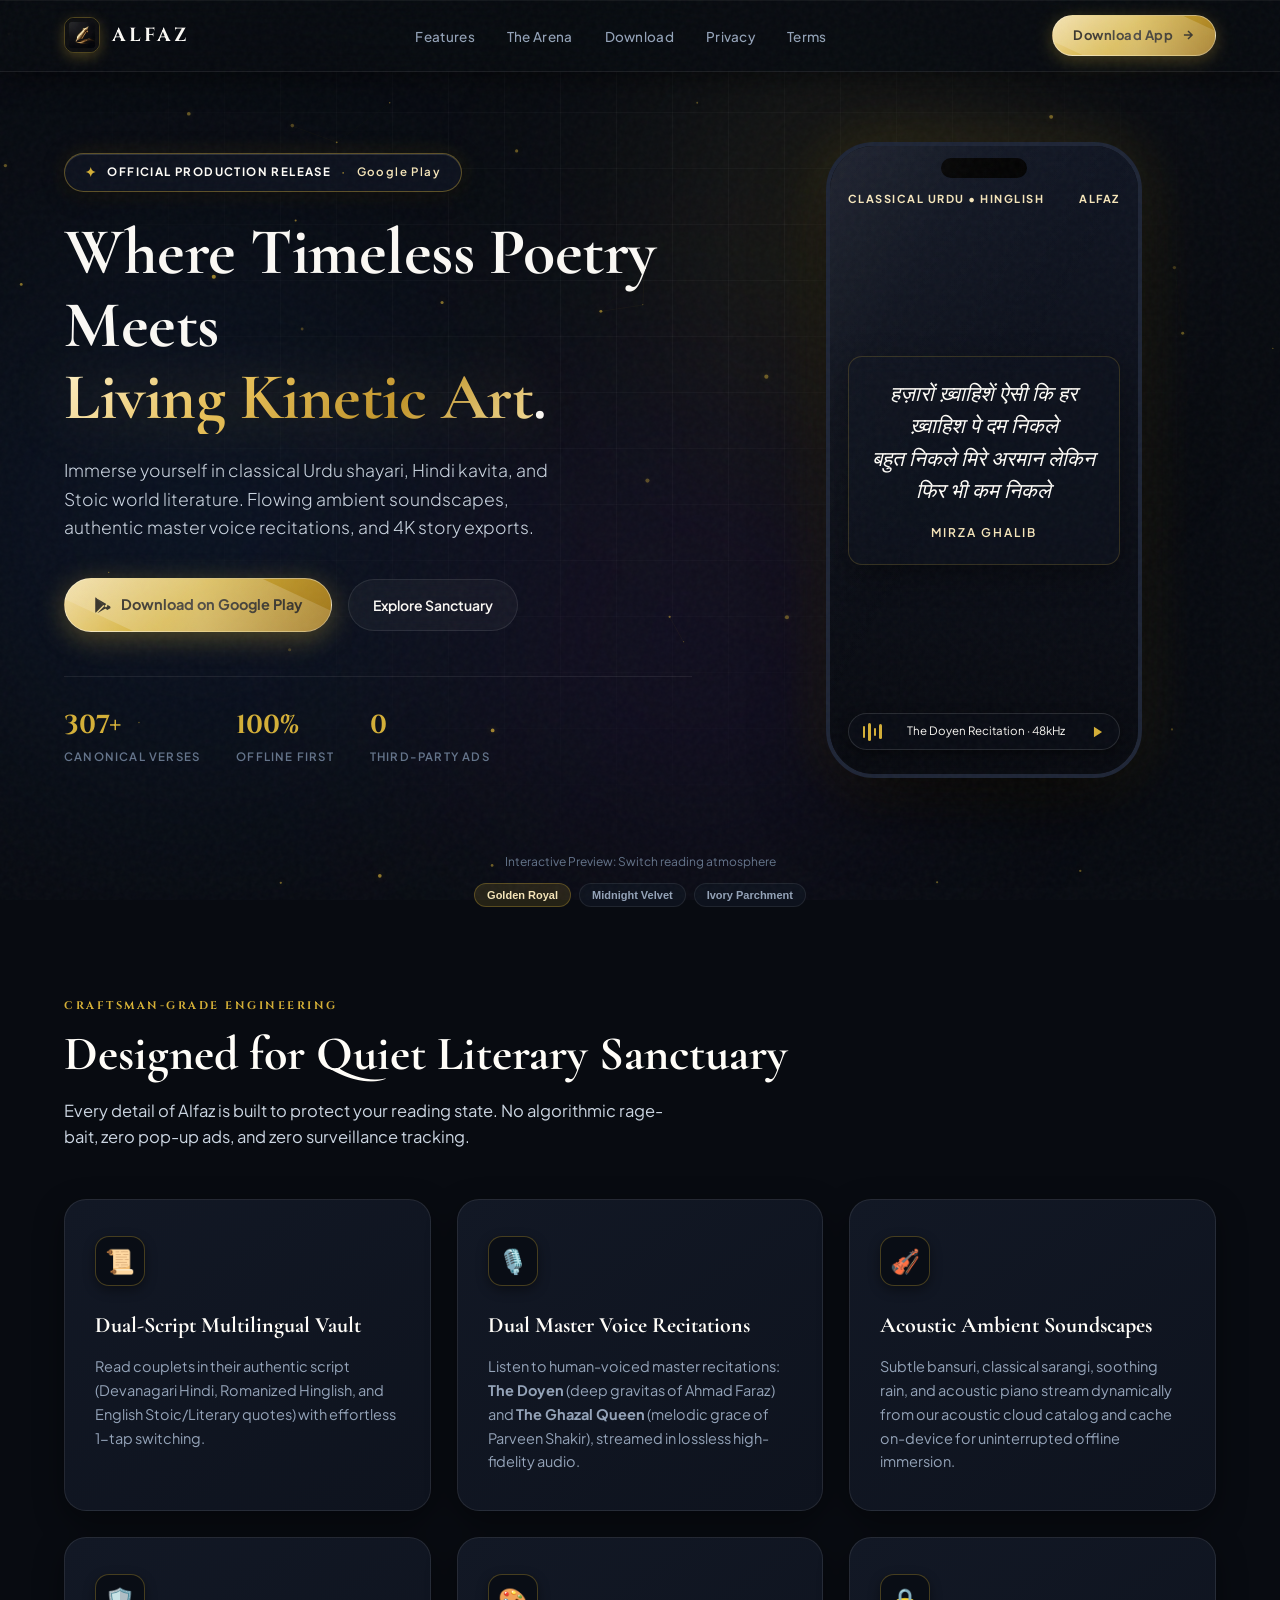
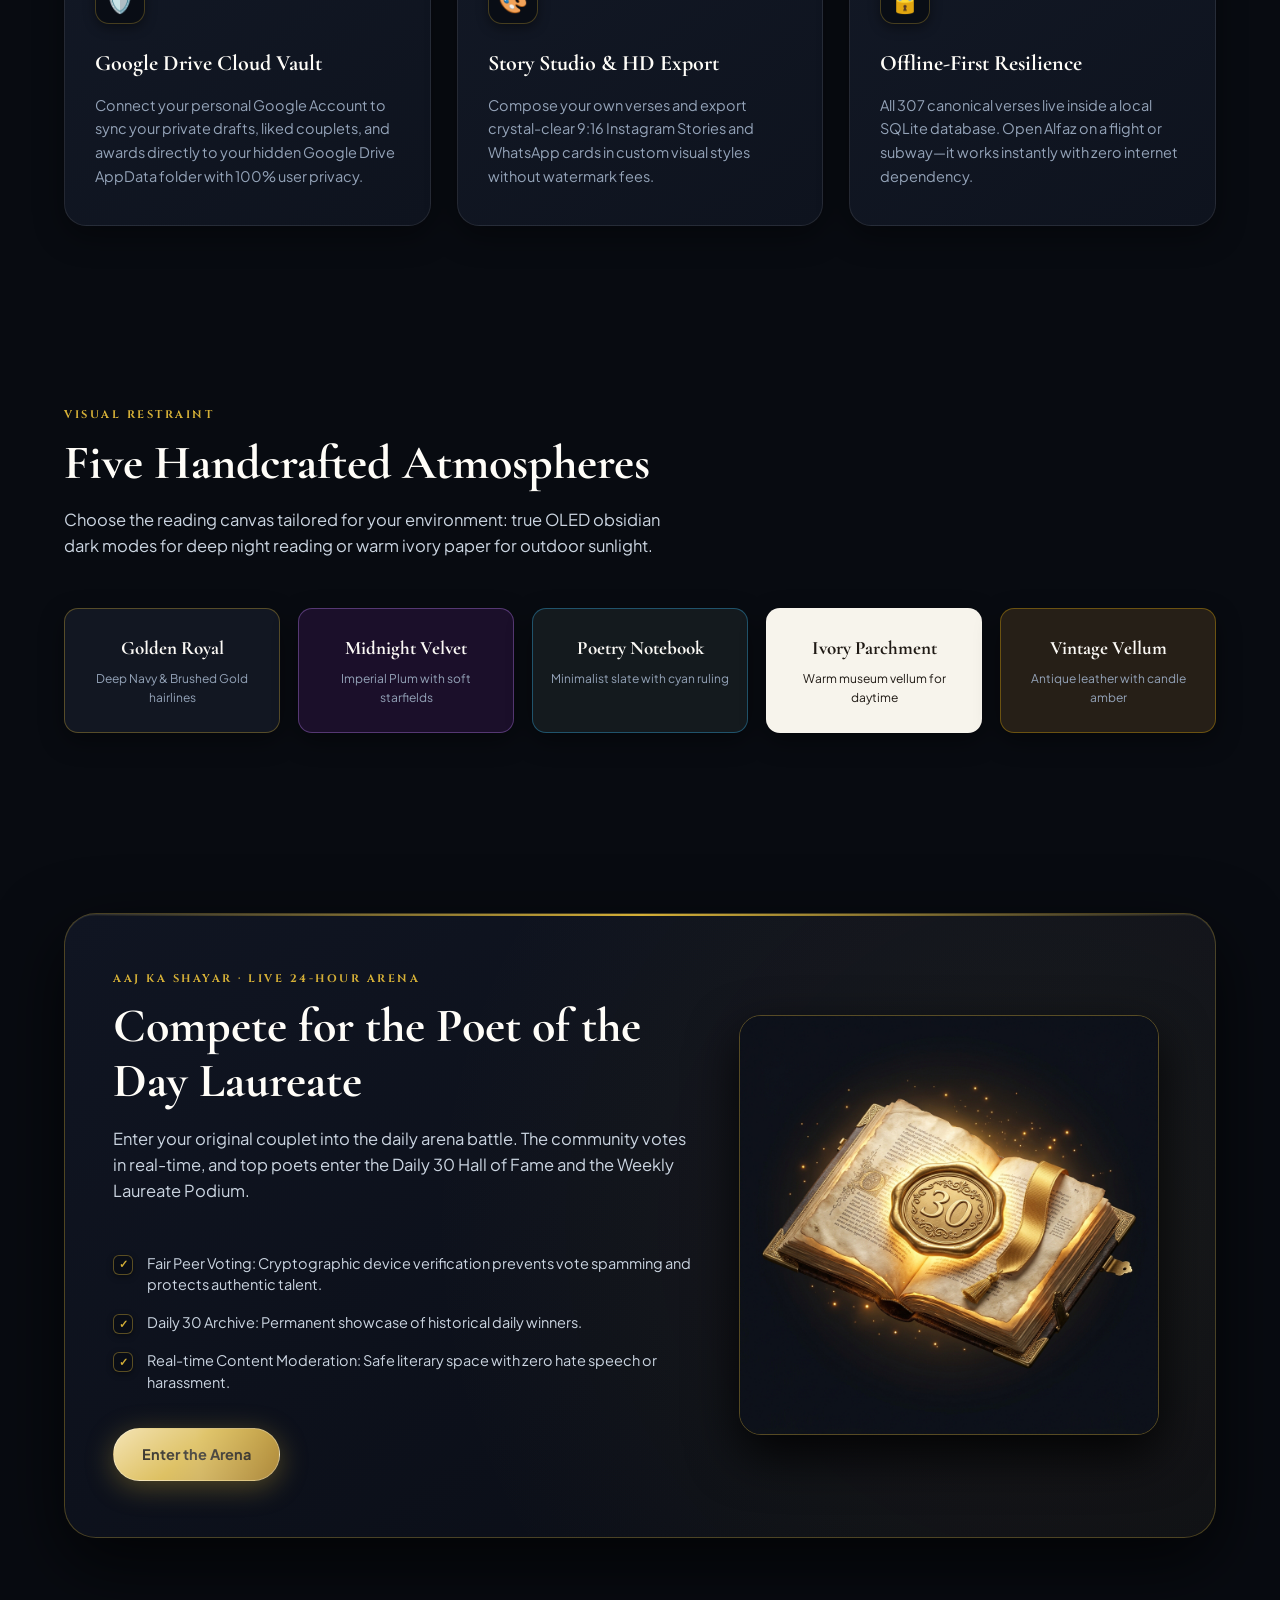
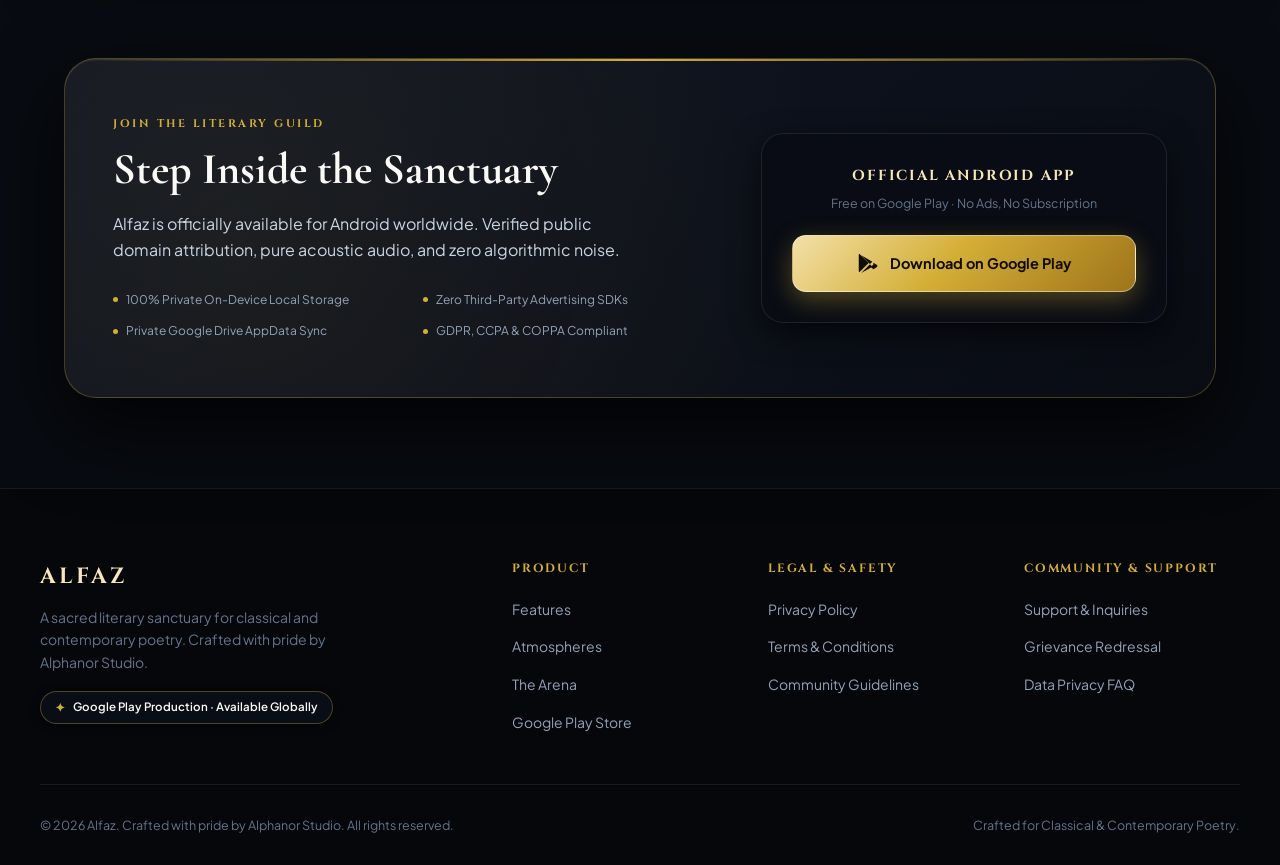
<file: index.html>
<!DOCTYPE html>
<html lang="en">
<head>
  <meta charset="UTF-8">
  <meta name="viewport" content="width=device-width, initial-scale=1.0">
  <title>Alfaz — Kinetic Poetry, Master Recitations & Story Studio</title>
  <meta name="description" content="Experience classical Urdu, Hindi, and Stoic world literature through kinetic vertical reels, dual master recitations, acoustic ambient soundscapes, and live daily poetry battles.">
  <link rel="icon" type="image/png" href="assets/icon.png">
  <link rel="stylesheet" href="styles.css">
</head>
<body>

  <!-- Modern Animated Mesh & Interactive Stardust Background -->
  <div class="ambient-mesh-canvas">
    <div class="mesh-orb orb-1"></div>
    <div class="mesh-orb orb-2"></div>
    <div class="mesh-orb orb-3"></div>
  </div>
  <canvas id="ambientCanvas" class="ambient-particles-canvas"></canvas>
  <div class="subtle-grid-pattern"></div>
  <div class="cursor-glow-spot" id="cursorGlow"></div>
  <div class="texture-grain-overlay"></div>

  <div class="content-wrapper">
    <!-- Navigation -->
    <nav class="navbar">
      <div class="nav-container">
        <a href="./" class="brand">
          <img src="assets/icon.png" alt="Alfaz Quill" class="brand-icon">
          ALFAZ
        </a>
        <ul class="nav-links">
          <li><a href="#features" class="nav-link">Features</a></li>
          <li><a href="#arena" class="nav-link">The Arena</a></li>
          <li><a href="#download" class="nav-link">Download</a></li>
          <li><a href="privacy/" class="nav-link">Privacy</a></li>
          <li><a href="terms/" class="nav-link">Terms</a></li>
        </ul>
        <div class="nav-actions">
          <a href="https://play.google.com/store/apps/details?id=com.alfaz.app" class="nav-cta" target="_blank" rel="noopener">
            <span>Download App</span>
            <svg width="14" height="14" viewBox="0 0 24 24" fill="none" stroke="currentColor" stroke-width="2.5"><path d="M5 12h14M12 5l7 7-7 7"/></svg>
          </a>
          <button class="mobile-nav-toggle" id="mobileNavToggle" aria-label="Toggle navigation">
            <svg width="20" height="20" viewBox="0 0 24 24" fill="none" stroke="currentColor" stroke-width="2"><path d="M4 6h16M4 12h16M4 18h16"/></svg>
          </button>
        </div>
      </div>
    </nav>

    <!-- Mobile Drawer Menu -->
    <div class="mobile-drawer" id="mobileDrawer">
      <a href="#features" class="mobile-drawer-link">Features</a>
      <a href="#arena" class="mobile-drawer-link">The Arena</a>
      <a href="#download" class="mobile-drawer-link">Download</a>
      <a href="privacy/" class="mobile-drawer-link">Privacy Policy</a>
      <a href="terms/" class="mobile-drawer-link">Terms & Conditions</a>
      <a href="guidelines/" class="mobile-drawer-link">Community Guidelines</a>
      <a href="https://play.google.com/store/apps/details?id=com.alfaz.app" class="btn-primary" target="_blank" rel="noopener" style="margin-top: 8px; justify-content: center;">
        <svg width="18" height="18" viewBox="0 0 24 24" fill="currentColor"><path d="M3.609 1.814L13.792 12 3.61 22.186a2.38 2.38 0 01-.61-1.613V3.427c0-.624.23-1.204.609-1.613zm11.603 11.603l2.585 2.586-12.032 6.946 9.447-9.532zm2.585-2.834l-2.585 2.585-9.447-9.532 12.032 6.947zm1.19 1.189l3.528 2.037a1.69 1.69 0 010 2.934l-3.528 2.037-2.88-2.504 2.88-2.504z"/></svg>
        <span>Download on Google Play</span>
      </a>
    </div>

    <!-- Hero Section -->
    <header class="hero">
      <div class="hero-content">
        <div class="hero-pill">
          <span class="pill-sparkle">✦</span>
          <span class="pill-title">OFFICIAL PRODUCTION RELEASE</span>
          <span class="pill-sep">·</span>
          <span class="pill-sub">Google Play</span>
        </div>
        <h1 class="hero-title">
          Where Timeless Poetry Meets <span>Living Kinetic Art</span>.
        </h1>
        <p class="hero-subtitle">
          Immerse yourself in classical Urdu shayari, Hindi kavita, and Stoic world literature. Flowing ambient soundscapes, authentic master voice recitations, and 4K story exports.
        </p>

        <div class="hero-actions">
          <a href="https://play.google.com/store/apps/details?id=com.alfaz.app" class="btn-primary" target="_blank" rel="noopener">
            <svg width="18" height="18" viewBox="0 0 24 24" fill="currentColor"><path d="M3.609 1.814L13.792 12 3.61 22.186a2.38 2.38 0 01-.61-1.613V3.427c0-.624.23-1.204.609-1.613zm11.603 11.603l2.585 2.586-12.032 6.946 9.447-9.532zm2.585-2.834l-2.585 2.585-9.447-9.532 12.032 6.947zm1.19 1.189l3.528 2.037a1.69 1.69 0 010 2.934l-3.528 2.037-2.88-2.504 2.88-2.504z"/></svg>
            <span>Download on Google Play</span>
          </a>
          <a href="#features" class="btn-secondary">
            <span>Explore Sanctuary</span>
          </a>
        </div>

        <div class="hero-metrics">
          <div class="metric-item">
            <h4>307+</h4>
            <p>Canonical Verses</p>
          </div>
          <div class="metric-item">
            <h4>100%</h4>
            <p>Offline First</p>
          </div>
          <div class="metric-item">
            <h4>0</h4>
            <p>Third-Party Ads</p>
          </div>
        </div>
      </div>

      <!-- 3D Floating Phone Mockup -->
      <div class="phone-mockup-wrapper">
        <div class="phone-mockup-frame">
          <div class="phone-island"></div>
          <div class="phone-glass-reflection"></div>
          <div class="mockup-screen" id="mockupScreen">
            <div class="mockup-header">
              <span id="mockupCategory">Classical Urdu</span>
              <span>ALFAZ</span>
            </div>

            <div class="mockup-couplet-card">
              <div class="couplet-verse" id="mockupVerse">
                हज़ारों ख़्वाहिशें ऐसी कि हर ख़्वाहिश पे दम निकले<br>
                बहुत निकले मिरे अरमान लेकिन फिर भी कम निकले
              </div>
              <div class="couplet-author" id="mockupAuthor">
                Mirza Ghalib
              </div>
            </div>

            <div class="mockup-audio-pill">
              <div class="waveform">
                <div class="bar"></div>
                <div class="bar"></div>
                <div class="bar"></div>
                <div class="bar"></div>
              </div>
              <span>The Doyen Recitation · 48kHz</span>
              <svg width="14" height="14" viewBox="0 0 24 24" fill="var(--gold-primary)"><polygon points="5 3 19 12 5 21 5 3"/></svg>
            </div>
          </div>
        </div>
      </div>
    </header>

    <!-- Interactive Atmosphere Controls -->
    <div class="interactive-hint">
      <span>Interactive Preview: Switch reading atmosphere</span>
      <div class="mockup-controls">
        <button class="pill-btn active" data-theme="royal">Golden Royal</button>
        <button class="pill-btn" data-theme="velvet">Midnight Velvet</button>
        <button class="pill-btn" data-theme="ivory">Ivory Parchment</button>
      </div>
    </div>

    <!-- Core Features Section -->
    <section class="section" id="features">
      <span class="section-tag">Craftsman-Grade Engineering</span>
      <h2 class="section-title">Designed for Quiet Literary Sanctuary</h2>
      <p class="section-desc">
        Every detail of Alfaz is built to protect your reading state. No algorithmic rage-bait, zero pop-up ads, and zero surveillance tracking.
      </p>

      <div class="features-grid">
        <div class="feature-card">
          <div class="feature-icon">📜</div>
          <h3>Dual-Script Multilingual Vault</h3>
          <p>Read couplets in their authentic script (Devanagari Hindi, Romanized Hinglish, and English Stoic/Literary quotes) with effortless 1-tap switching.</p>
        </div>

        <div class="feature-card">
          <div class="feature-icon">🎙️</div>
          <h3>Dual Master Voice Recitations</h3>
          <p>Listen to human-voiced master recitations: <strong>The Doyen</strong> (deep gravitas of Ahmad Faraz) and <strong>The Ghazal Queen</strong> (melodic grace of Parveen Shakir), streamed in lossless high-fidelity audio.</p>
        </div>

        <div class="feature-card">
          <div class="feature-icon">🎻</div>
          <h3>Acoustic Ambient Soundscapes</h3>
          <p>Subtle bansuri, classical sarangi, soothing rain, and acoustic piano stream dynamically from our acoustic cloud catalog and cache on-device for uninterrupted offline immersion.</p>
        </div>

        <div class="feature-card">
          <div class="feature-icon">🛡️</div>
          <h3>Google Drive Cloud Vault</h3>
          <p>Connect your personal Google Account to sync your private drafts, liked couplets, and awards directly to your hidden Google Drive AppData folder with 100% user privacy.</p>
        </div>

        <div class="feature-card">
          <div class="feature-icon">🎨</div>
          <h3>Story Studio & HD Export</h3>
          <p>Compose your own verses and export crystal-clear 9:16 Instagram Stories and WhatsApp cards in custom visual styles without watermark fees.</p>
        </div>

        <div class="feature-card">
          <div class="feature-icon">🔒</div>
          <h3>Offline-First Resilience</h3>
          <p>All 307 canonical verses live inside a local SQLite database. Open Alfaz on a flight or subway—it works instantly with zero internet dependency.</p>
        </div>
      </div>
    </section>

    <!-- The 5 Atmospheres Section -->
    <section class="section" id="atmospheres">
      <span class="section-tag">Visual Restraint</span>
      <h2 class="section-title">Five Handcrafted Atmospheres</h2>
      <p class="section-desc">
        Choose the reading canvas tailored for your environment: true OLED obsidian dark modes for deep night reading or warm ivory paper for outdoor sunlight.
      </p>

      <div class="themes-strip">
        <div class="theme-card t-royal">
          <h4>Golden Royal</h4>
          <p>Deep Navy & Brushed Gold hairlines</p>
        </div>
        <div class="theme-card t-velvet">
          <h4>Midnight Velvet</h4>
          <p>Imperial Plum with soft starfields</p>
        </div>
        <div class="theme-card t-notebook">
          <h4>Poetry Notebook</h4>
          <p>Minimalist slate with cyan ruling</p>
        </div>
        <div class="theme-card t-ivory">
          <h4>Ivory Parchment</h4>
          <p>Warm museum vellum for daytime</p>
        </div>
        <div class="theme-card t-vellum">
          <h4>Vintage Vellum</h4>
          <p>Antique leather with candle amber</p>
        </div>
      </div>
    </section>

    <!-- Arena & Competition Section -->
    <section class="section" id="arena">
      <div class="arena-banner-card">
        <div class="arena-info">
          <span class="section-tag">Aaj Ka Shayar · Live 24-Hour Arena</span>
          <h2 class="section-title">Compete for the Poet of the Day Laureate</h2>
          <p class="section-desc">
            Enter your original couplet into the daily arena battle. The community votes in real-time, and top poets enter the Daily 30 Hall of Fame and the Weekly Laureate Podium.
          </p>

          <div class="arena-badge-list">
            <div class="arena-badge-item">
              <div class="check-circle">✓</div>
              <span>Fair Peer Voting: Cryptographic device verification prevents vote spamming and protects authentic talent.</span>
            </div>
            <div class="arena-badge-item">
              <div class="check-circle">✓</div>
              <span>Daily 30 Archive: Permanent showcase of historical daily winners.</span>
            </div>
            <div class="arena-badge-item">
              <div class="check-circle">✓</div>
              <span>Real-time Content Moderation: Safe literary space with zero hate speech or harassment.</span>
            </div>
          </div>

          <a href="https://play.google.com/store/apps/details?id=com.alfaz.app" class="btn-primary" target="_blank" rel="noopener">
            <span>Enter the Arena</span>
          </a>
        </div>

        <div class="arena-visual">
          <img src="assets/daily_30.jpg" alt="Daily 30 Laureate Portal" class="arena-portal-img">
        </div>
      </div>
    </section>

    <!-- Professional Conversion Endpoint (The Grand Finale) -->
    <section class="conversion-endpoint" id="download">
      <div class="endpoint-card">
        <div class="endpoint-info">
          <span class="section-tag">Join the Literary Guild</span>
          <h2>Step Inside the Sanctuary</h2>
          <p>
            Alfaz is officially available for Android worldwide. Verified public domain attribution, pure acoustic audio, and zero algorithmic noise.
          </p>

          <div class="security-seals-grid">
            <div class="seal-item">
              <div class="seal-dot"></div>
              <span>100% Private On-Device Local Storage</span>
            </div>
            <div class="seal-item">
              <div class="seal-dot"></div>
              <span>Zero Third-Party Advertising SDKs</span>
            </div>
            <div class="seal-item">
              <div class="seal-dot"></div>
              <span>Private Google Drive AppData Sync</span>
            </div>
            <div class="seal-item">
              <div class="seal-dot"></div>
              <span>GDPR, CCPA & COPPA Compliant</span>
            </div>
          </div>
        </div>

        <div class="endpoint-action-box">
          <h4>OFFICIAL ANDROID APP</h4>
          <p>Free on Google Play · No Ads, No Subscription</p>

          <a href="https://play.google.com/store/apps/details?id=com.alfaz.app" class="endpoint-cta-btn" target="_blank" rel="noopener">
            <svg width="22" height="22" viewBox="0 0 24 24" fill="currentColor"><path d="M3.609 1.814L13.792 12 3.61 22.186a2.38 2.38 0 01-.61-1.613V3.427c0-.624.23-1.204.609-1.613zm11.603 11.603l2.585 2.586-12.032 6.946 9.447-9.532zm2.585-2.834l-2.585 2.585-9.447-9.532 12.032 6.947zm1.19 1.189l3.528 2.037a1.69 1.69 0 010 2.934l-3.528 2.037-2.88-2.504 2.88-2.504z"/></svg>
            <span>Download on Google Play</span>
          </a>
        </div>
      </div>
    </section>

    <!-- Professional Production Footer -->
    <footer class="footer">
      <div class="footer-container">
        <div class="footer-brand">
          <h3>ALFAZ</h3>
          <p>A sacred literary sanctuary for classical and contemporary poetry. Crafted with pride by Alphanor Studio.</p>
          <div class="status-badge">
            <span class="status-sparkle">✦</span>
            <span>Google Play Production · Available Globally</span>
          </div>
        </div>
        <div class="footer-col">
          <h5>Product</h5>
          <ul class="footer-links">
            <li><a href="#features">Features</a></li>
            <li><a href="#atmospheres">Atmospheres</a></li>
            <li><a href="#arena">The Arena</a></li>
            <li><a href="https://play.google.com/store/apps/details?id=com.alfaz.app" target="_blank" rel="noopener">Google Play Store</a></li>
          </ul>
        </div>
        <div class="footer-col">
          <h5>Legal & Safety</h5>
          <ul class="footer-links">
            <li><a href="privacy/">Privacy Policy</a></li>
            <li><a href="terms/">Terms & Conditions</a></li>
            <li><a href="guidelines/">Community Guidelines</a></li>
          </ul>
        </div>
        <div class="footer-col">
          <h5>Community & Support</h5>
          <ul class="footer-links">
            <li><a href="mailto:alfazapp@duck.com">Support & Inquiries</a></li>
            <li><a href="guidelines/">Grievance Redressal</a></li>
            <li><a href="privacy/">Data Privacy FAQ</a></li>
          </ul>
        </div>
      </div>

      <div class="footer-bottom">
        <span>&copy; 2026 Alfaz. Crafted with pride by Alphanor Studio. All rights reserved.</span>
        <span>Crafted for Classical & Contemporary Poetry.</span>
      </div>
    </footer>
  </div>

  <script src="script.js"></script>
</body>
</html>
</file>
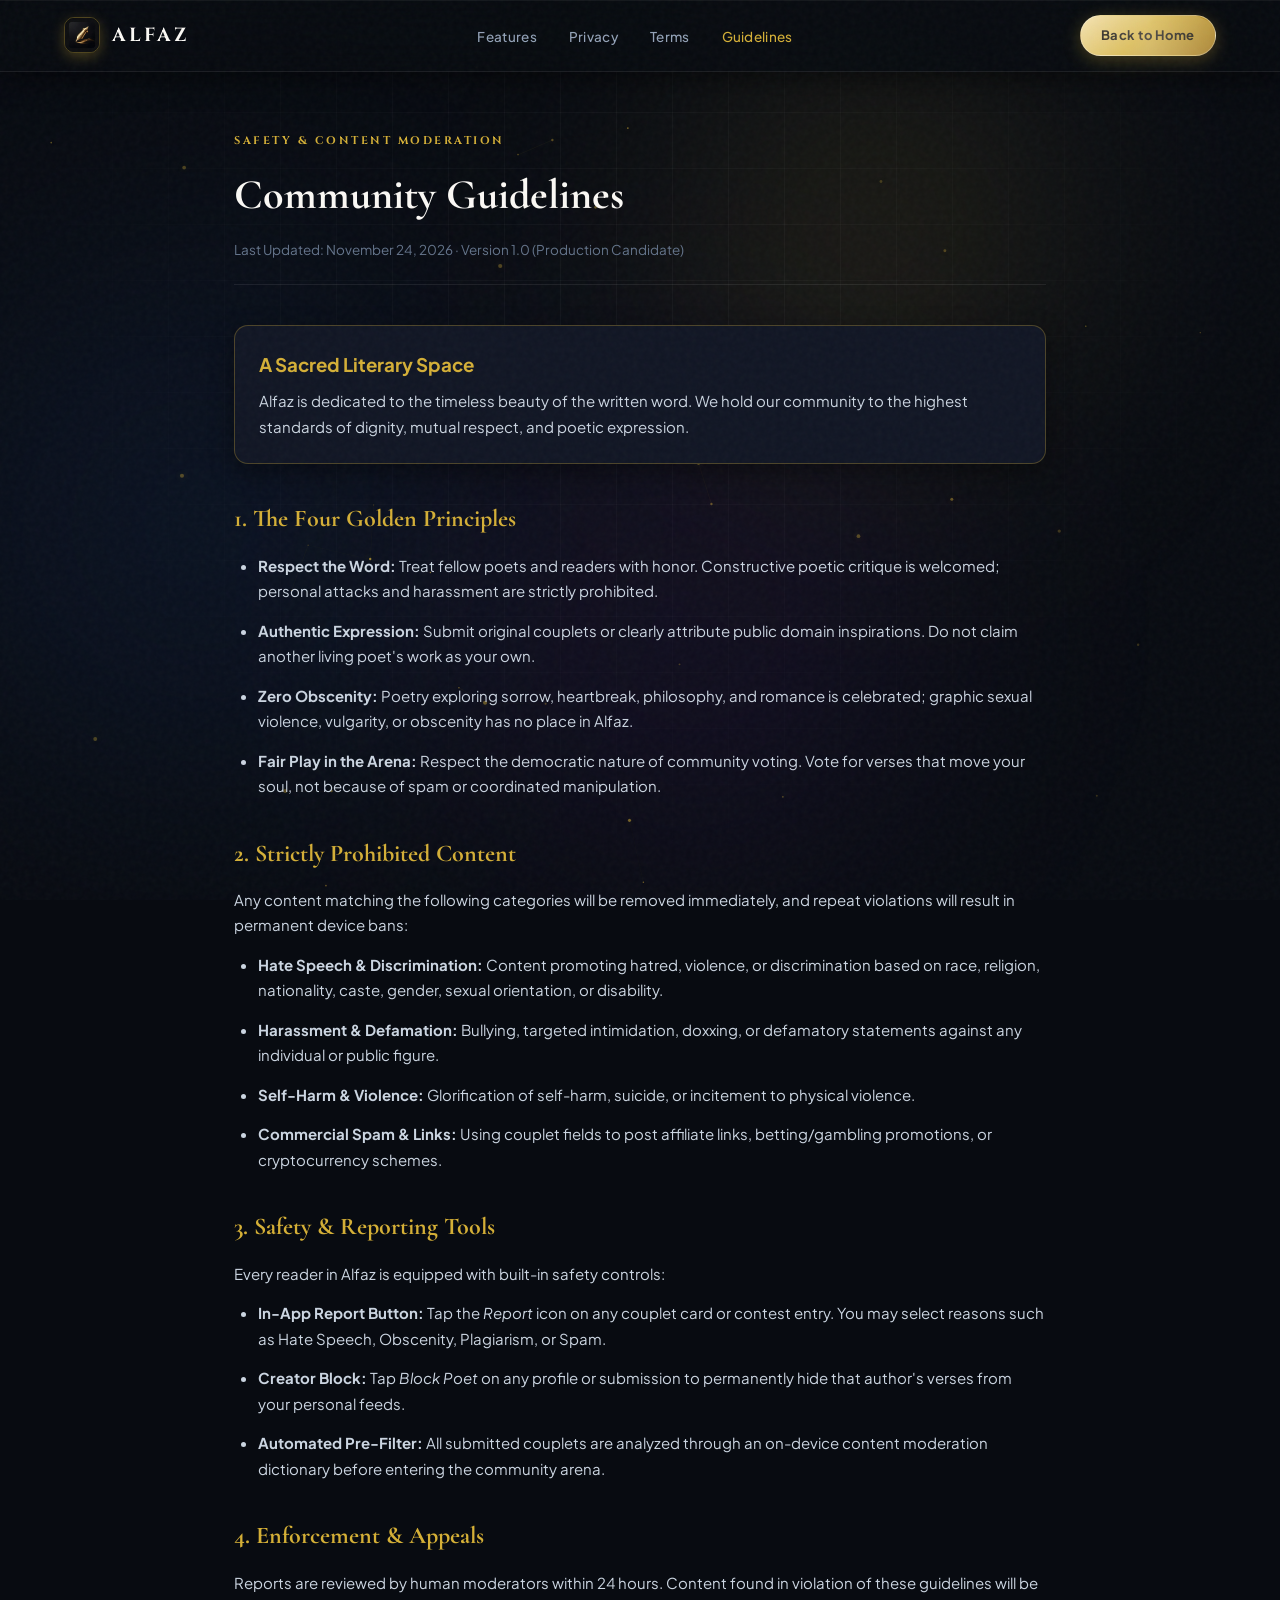
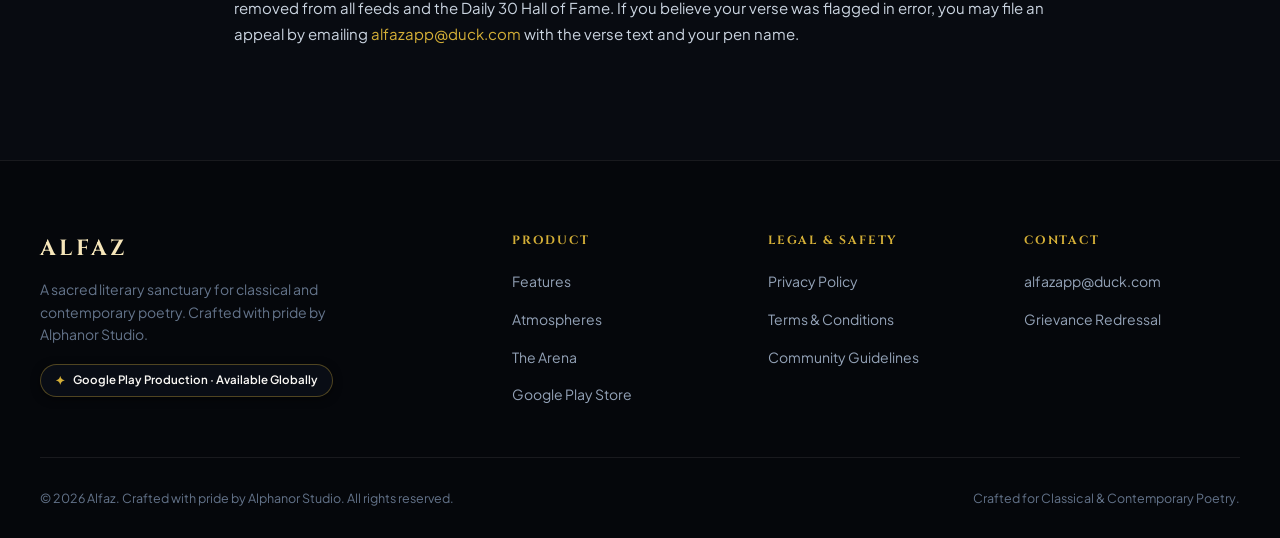
<file: guidelines/index.html>
<!DOCTYPE html>
<html lang="en">
<head>
  <meta charset="UTF-8">
  <meta name="viewport" content="width=device-width, initial-scale=1.0">
  <title>Community Guidelines & UGC Policy — Alfaz Poetry Sanctuary</title>
  <meta name="description" content="Community guidelines, user safety, and content moderation standards for Alfaz literary sanctuary.">
  <link rel="icon" type="image/png" href="../assets/icon.png">
  <link rel="stylesheet" href="../styles.css">
</head>
<body>

  <!-- Modern Animated Mesh & Interactive Stardust Background -->
  <div class="ambient-mesh-canvas">
    <div class="mesh-orb orb-1"></div>
    <div class="mesh-orb orb-2"></div>
    <div class="mesh-orb orb-3"></div>
  </div>
  <canvas id="ambientCanvas" class="ambient-particles-canvas"></canvas>
  <div class="subtle-grid-pattern"></div>
  <div class="cursor-glow-spot" id="cursorGlow"></div>
  <div class="texture-grain-overlay"></div>

  <div class="content-wrapper">
    <!-- Navigation -->
    <nav class="navbar">
      <div class="nav-container">
        <a href="../" class="brand">
          <img src="../assets/icon.png" alt="Alfaz Quill" class="brand-icon">
          ALFAZ
        </a>
        <ul class="nav-links">
          <li><a href="../#features" class="nav-link">Features</a></li>
          <li><a href="../privacy/" class="nav-link">Privacy</a></li>
          <li><a href="../terms/" class="nav-link">Terms</a></li>
          <li><a href="./" class="nav-link" style="color: var(--gold-primary);">Guidelines</a></li>
        </ul>
        <div class="nav-actions">
          <a href="../" class="nav-cta">
            <span>Back to Home</span>
          </a>
          <button class="mobile-nav-toggle" id="mobileNavToggle" aria-label="Toggle navigation">
            <svg width="20" height="20" viewBox="0 0 24 24" fill="none" stroke="currentColor" stroke-width="2"><path d="M4 6h16M4 12h16M4 18h16"/></svg>
          </button>
        </div>
      </div>
    </nav>

    <!-- Mobile Drawer -->
    <div class="mobile-drawer" id="mobileDrawer">
      <a href="../#features" class="mobile-drawer-link">Features</a>
      <a href="../#arena" class="mobile-drawer-link">The Arena</a>
      <a href="../privacy/" class="mobile-drawer-link">Privacy Policy</a>
      <a href="../terms/" class="mobile-drawer-link">Terms & Conditions</a>
      <a href="./" class="mobile-drawer-link" style="color: var(--gold-primary);">Community Guidelines</a>
      <a href="https://play.google.com/store/apps/details?id=com.alfaz.app" class="btn-primary" target="_blank" rel="noopener" style="margin-top: 8px; justify-content: center;">
        <svg width="18" height="18" viewBox="0 0 24 24" fill="currentColor"><path d="M3.609 1.814L13.792 12 3.61 22.186a2.38 2.38 0 01-.61-1.613V3.427c0-.624.23-1.204.609-1.613zm11.603 11.603l2.585 2.586-12.032 6.946 9.447-9.532zm2.585-2.834l-2.585 2.585-9.447-9.532 12.032 6.947zm1.19 1.189l3.528 2.037a1.69 1.69 0 010 2.934l-3.528 2.037-2.88-2.504 2.88-2.504z"/></svg>
        <span>Download on Google Play</span>
      </a>
    </div>

    <!-- Legal Content -->
    <main class="legal-container">
      <div class="legal-header">
        <span class="section-tag">Safety & Content Moderation</span>
        <h1>Community Guidelines</h1>
        <p class="legal-date">Last Updated: November 24, 2026 · Version 1.0 (Production Candidate)</p>
      </div>

      <article class="legal-content">
        <div class="legal-card">
          <h3 style="color: var(--gold-primary); margin-bottom: 8px;">A Sacred Literary Space</h3>
          <p style="margin-bottom: 0;">
            Alfaz is dedicated to the timeless beauty of the written word. We hold our community to the highest standards of dignity, mutual respect, and poetic expression.
          </p>
        </div>

        <h2>1. The Four Golden Principles</h2>
        <ul>
          <li><strong>Respect the Word:</strong> Treat fellow poets and readers with honor. Constructive poetic critique is welcomed; personal attacks and harassment are strictly prohibited.</li>
          <li><strong>Authentic Expression:</strong> Submit original couplets or clearly attribute public domain inspirations. Do not claim another living poet's work as your own.</li>
          <li><strong>Zero Obscenity:</strong> Poetry exploring sorrow, heartbreak, philosophy, and romance is celebrated; graphic sexual violence, vulgarity, or obscenity has no place in Alfaz.</li>
          <li><strong>Fair Play in the Arena:</strong> Respect the democratic nature of community voting. Vote for verses that move your soul, not because of spam or coordinated manipulation.</li>
        </ul>

        <h2>2. Strictly Prohibited Content</h2>
        <p>
          Any content matching the following categories will be removed immediately, and repeat violations will result in permanent device bans:
        </p>
        <ul>
          <li><strong>Hate Speech & Discrimination:</strong> Content promoting hatred, violence, or discrimination based on race, religion, nationality, caste, gender, sexual orientation, or disability.</li>
          <li><strong>Harassment & Defamation:</strong> Bullying, targeted intimidation, doxxing, or defamatory statements against any individual or public figure.</li>
          <li><strong>Self-Harm & Violence:</strong> Glorification of self-harm, suicide, or incitement to physical violence.</li>
          <li><strong>Commercial Spam & Links:</strong> Using couplet fields to post affiliate links, betting/gambling promotions, or cryptocurrency schemes.</li>
        </ul>

        <h2>3. Safety & Reporting Tools</h2>
        <p>
          Every reader in Alfaz is equipped with built-in safety controls:
        </p>
        <ul>
          <li><strong>In-App Report Button:</strong> Tap the <em>Report</em> icon on any couplet card or contest entry. You may select reasons such as Hate Speech, Obscenity, Plagiarism, or Spam.</li>
          <li><strong>Creator Block:</strong> Tap <em>Block Poet</em> on any profile or submission to permanently hide that author's verses from your personal feeds.</li>
          <li><strong>Automated Pre-Filter:</strong> All submitted couplets are analyzed through an on-device content moderation dictionary before entering the community arena.</li>
        </ul>

        <h2>4. Enforcement & Appeals</h2>
        <p>
          Reports are reviewed by human moderators within 24 hours. Content found in violation of these guidelines will be removed from all feeds and the Daily 30 Hall of Fame. If you believe your verse was flagged in error, you may file an appeal by emailing <a href="mailto:alfazapp@duck.com" style="color: var(--gold-primary);">alfazapp@duck.com</a> with the verse text and your pen name.
        </p>
      </article>
    </main>

    <!-- Footer -->
    <footer class="footer">
      <div class="footer-container">
        <div class="footer-brand">
          <h3>ALFAZ</h3>
          <p>A sacred literary sanctuary for classical and contemporary poetry. Crafted with pride by Alphanor Studio.</p>
          <div class="status-badge">
            <span class="status-sparkle">✦</span>
            <span>Google Play Production · Available Globally</span>
          </div>
        </div>
        <div class="footer-col">
          <h5>Product</h5>
          <ul class="footer-links">
            <li><a href="../#features">Features</a></li>
            <li><a href="../#atmospheres">Atmospheres</a></li>
            <li><a href="../#arena">The Arena</a></li>
            <li><a href="https://play.google.com/store/apps/details?id=com.alfaz.app" target="_blank" rel="noopener">Google Play Store</a></li>
          </ul>
        </div>
        <div class="footer-col">
          <h5>Legal & Safety</h5>
          <ul class="footer-links">
            <li><a href="../privacy/">Privacy Policy</a></li>
            <li><a href="../terms/">Terms & Conditions</a></li>
            <li><a href="./">Community Guidelines</a></li>
          </ul>
        </div>
        <div class="footer-col">
          <h5>Contact</h5>
          <ul class="footer-links">
            <li><a href="mailto:alfazapp@duck.com">alfazapp@duck.com</a></li>
            <li><a href="./">Grievance Redressal</a></li>
          </ul>
        </div>
      </div>
      <div class="footer-bottom">
        <span>&copy; 2026 Alfaz. Crafted with pride by Alphanor Studio. All rights reserved.</span>
        <span>Crafted for Classical & Contemporary Poetry.</span>
      </div>
    </footer>
  </div>

  <script src="../script.js"></script>
</body>
</html>
</file>
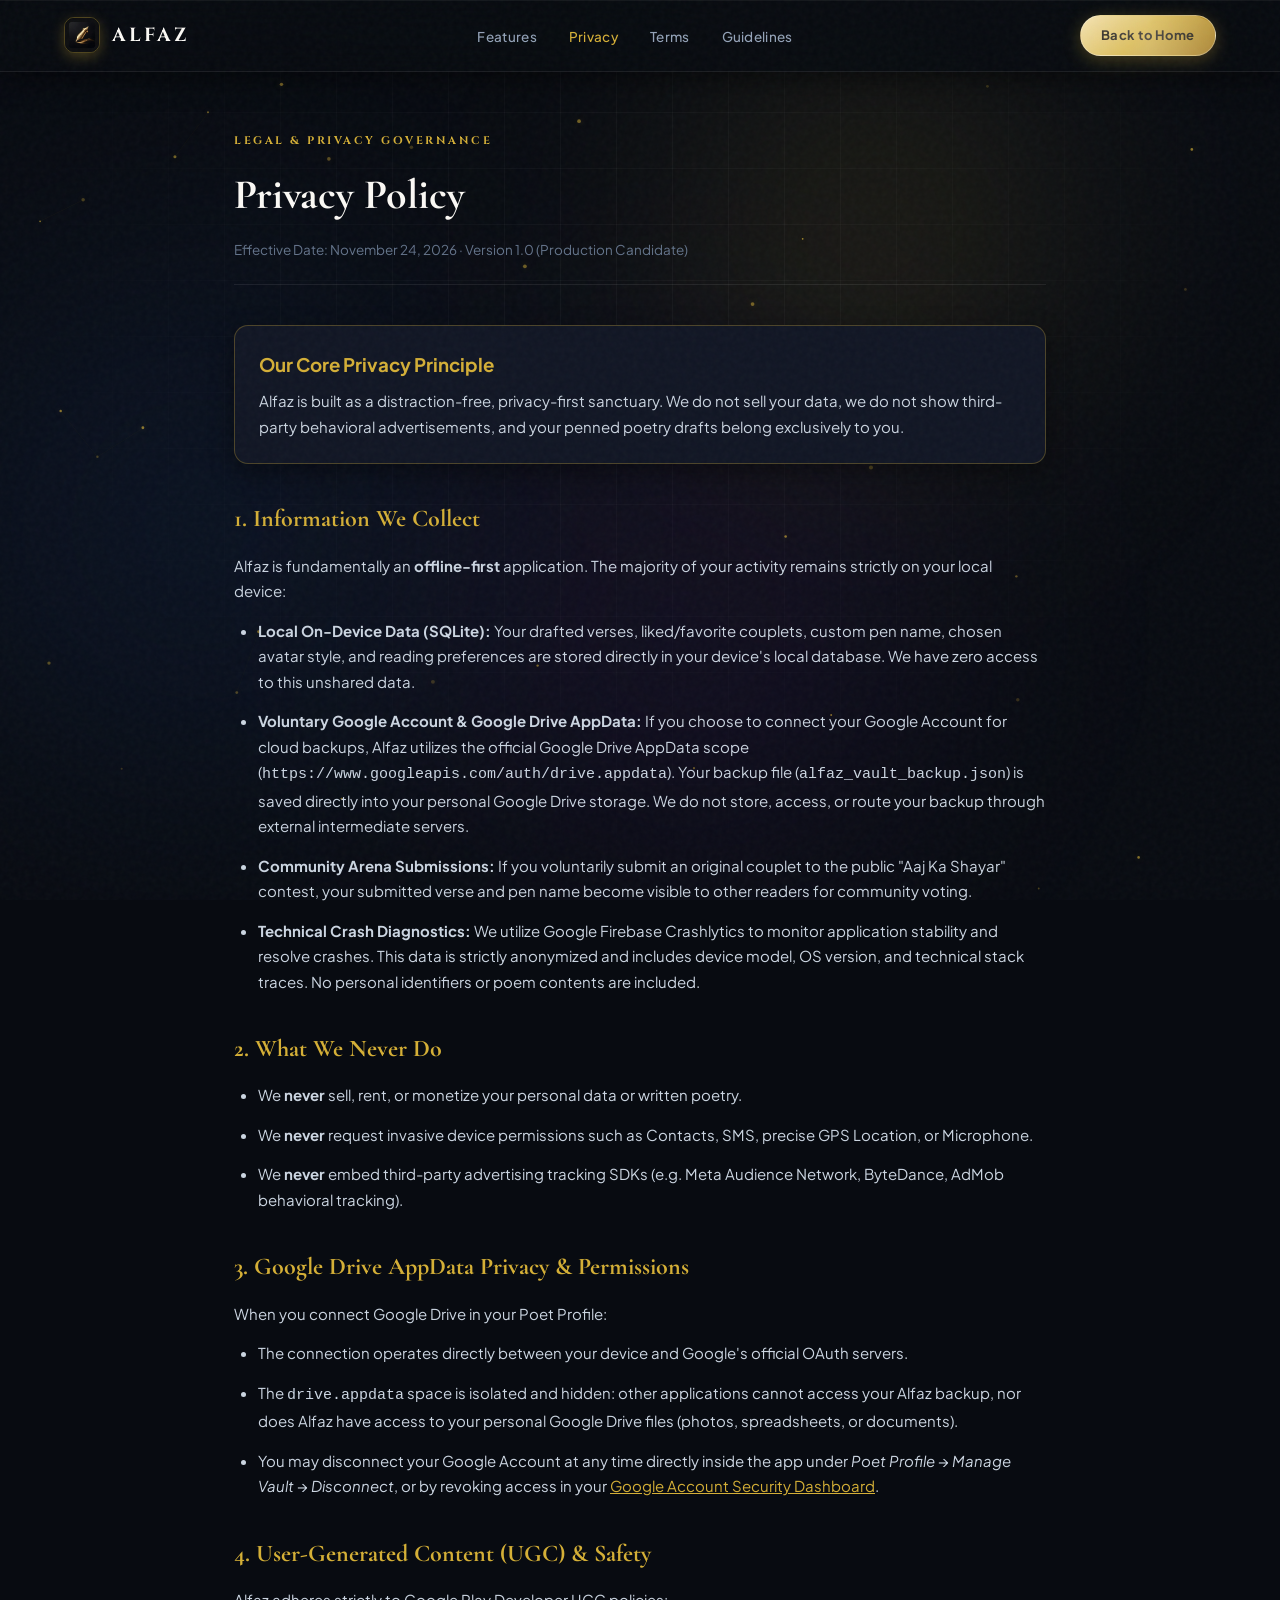
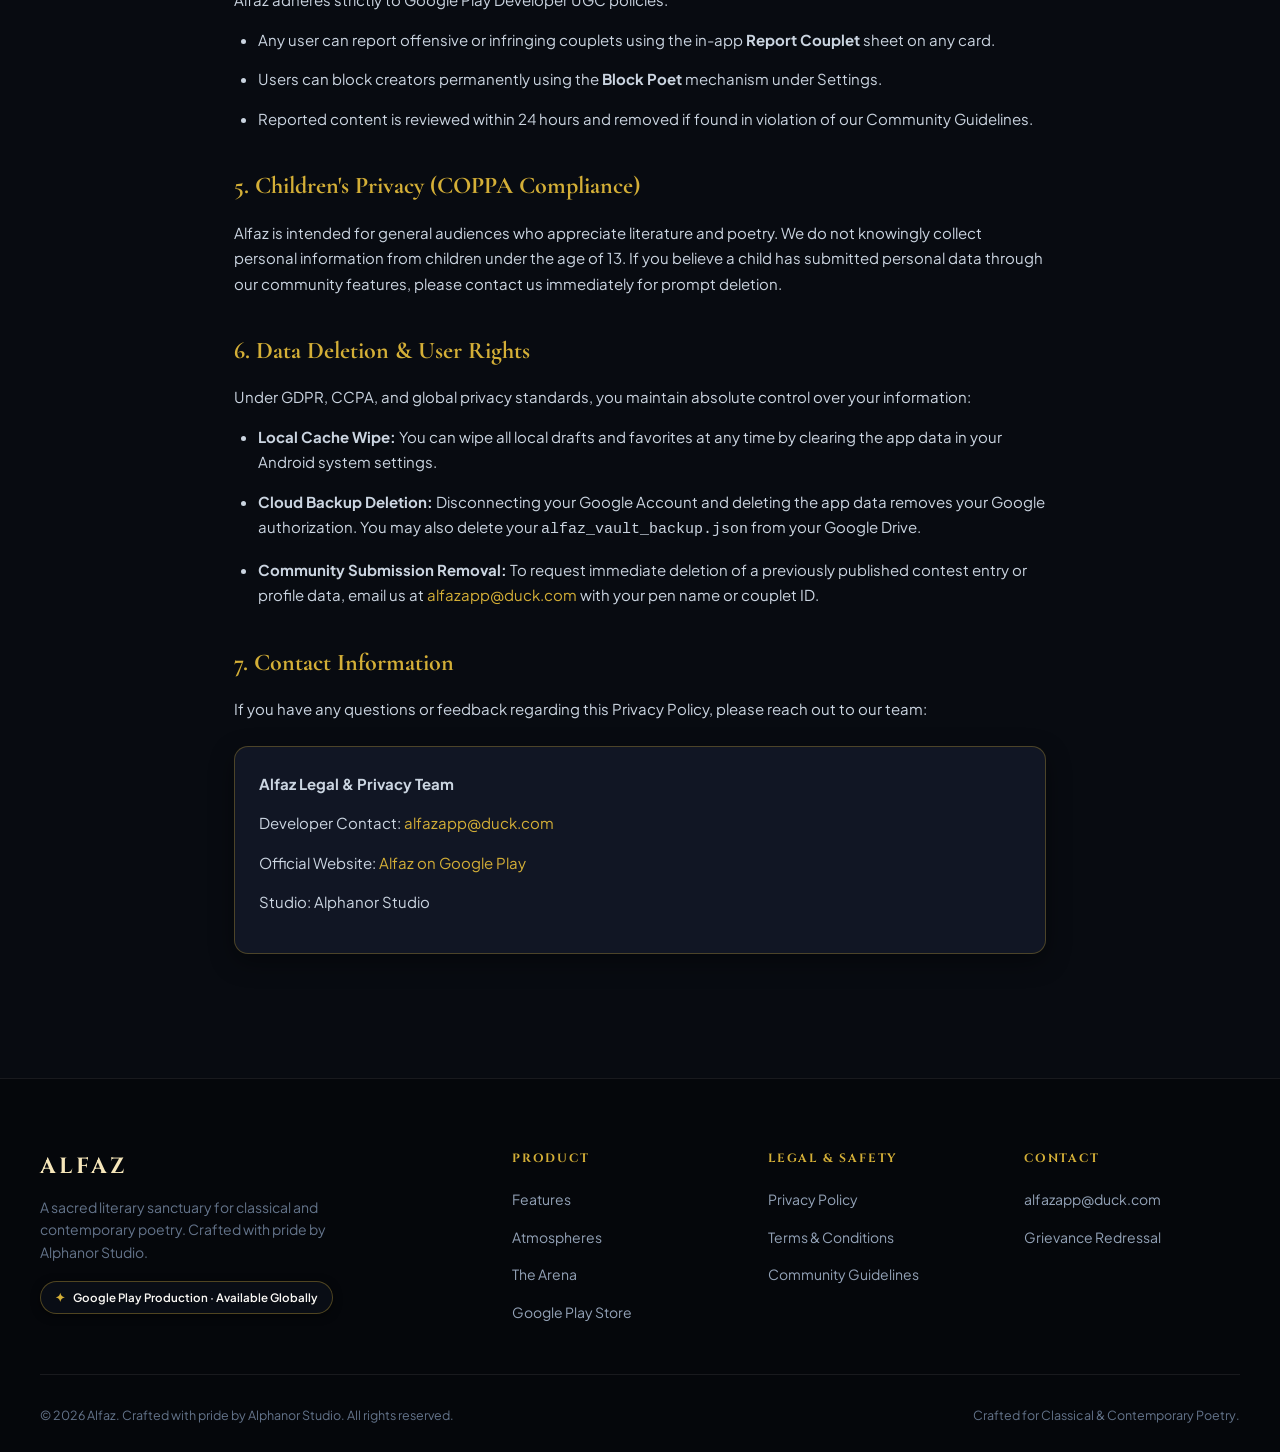
<file: privacy/index.html>
<!DOCTYPE html>
<html lang="en">
<head>
  <meta charset="UTF-8">
  <meta name="viewport" content="width=device-width, initial-scale=1.0">
  <title>Privacy Policy — Alfaz Poetry Sanctuary</title>
  <meta name="description" content="Privacy Policy for Alfaz app: 100% on-device SQLite storage, voluntary Google Drive Cloud Vault, zero third-party advertising, and complete user privacy.">
  <link rel="icon" type="image/png" href="../assets/icon.png">
  <link rel="stylesheet" href="../styles.css">
</head>
<body>

  <!-- Modern Animated Mesh & Interactive Stardust Background -->
  <div class="ambient-mesh-canvas">
    <div class="mesh-orb orb-1"></div>
    <div class="mesh-orb orb-2"></div>
    <div class="mesh-orb orb-3"></div>
  </div>
  <canvas id="ambientCanvas" class="ambient-particles-canvas"></canvas>
  <div class="subtle-grid-pattern"></div>
  <div class="cursor-glow-spot" id="cursorGlow"></div>
  <div class="texture-grain-overlay"></div>

  <div class="content-wrapper">
    <!-- Navigation -->
    <nav class="navbar">
      <div class="nav-container">
        <a href="../" class="brand">
          <img src="../assets/icon.png" alt="Alfaz Quill" class="brand-icon">
          ALFAZ
        </a>
        <ul class="nav-links">
          <li><a href="../#features" class="nav-link">Features</a></li>
          <li><a href="./" class="nav-link" style="color: var(--gold-primary);">Privacy</a></li>
          <li><a href="../terms/" class="nav-link">Terms</a></li>
          <li><a href="../guidelines/" class="nav-link">Guidelines</a></li>
        </ul>
        <div class="nav-actions">
          <a href="../" class="nav-cta">
            <span>Back to Home</span>
          </a>
          <button class="mobile-nav-toggle" id="mobileNavToggle" aria-label="Toggle navigation">
            <svg width="20" height="20" viewBox="0 0 24 24" fill="none" stroke="currentColor" stroke-width="2"><path d="M4 6h16M4 12h16M4 18h16"/></svg>
          </button>
        </div>
      </div>
    </nav>

    <!-- Mobile Drawer -->
    <div class="mobile-drawer" id="mobileDrawer">
      <a href="../#features" class="mobile-drawer-link">Features</a>
      <a href="../#arena" class="mobile-drawer-link">The Arena</a>
      <a href="./" class="mobile-drawer-link" style="color: var(--gold-primary);">Privacy Policy</a>
      <a href="../terms/" class="mobile-drawer-link">Terms & Conditions</a>
      <a href="../guidelines/" class="mobile-drawer-link">Community Guidelines</a>
      <a href="https://play.google.com/store/apps/details?id=com.alfaz.app" class="btn-primary" target="_blank" rel="noopener" style="margin-top: 8px; justify-content: center;">
        <svg width="18" height="18" viewBox="0 0 24 24" fill="currentColor"><path d="M3.609 1.814L13.792 12 3.61 22.186a2.38 2.38 0 01-.61-1.613V3.427c0-.624.23-1.204.609-1.613zm11.603 11.603l2.585 2.586-12.032 6.946 9.447-9.532zm2.585-2.834l-2.585 2.585-9.447-9.532 12.032 6.947zm1.19 1.189l3.528 2.037a1.69 1.69 0 010 2.934l-3.528 2.037-2.88-2.504 2.88-2.504z"/></svg>
        <span>Download on Google Play</span>
      </a>
    </div>

    <!-- Legal Content -->
    <main class="legal-container">
      <div class="legal-header">
        <span class="section-tag">Legal & Privacy Governance</span>
        <h1>Privacy Policy</h1>
        <p class="legal-date">Effective Date: November 24, 2026 · Version 1.0 (Production Candidate)</p>
      </div>

      <article class="legal-content">
        <div class="legal-card">
          <h3 style="color: var(--gold-primary); margin-bottom: 8px;">Our Core Privacy Principle</h3>
          <p style="margin-bottom: 0;">
            Alfaz is built as a distraction-free, privacy-first sanctuary. We do not sell your data, we do not show third-party behavioral advertisements, and your penned poetry drafts belong exclusively to you.
          </p>
        </div>

        <h2>1. Information We Collect</h2>
        <p>
          Alfaz is fundamentally an <strong>offline-first</strong> application. The majority of your activity remains strictly on your local device:
        </p>
        <ul>
          <li><strong>Local On-Device Data (SQLite):</strong> Your drafted verses, liked/favorite couplets, custom pen name, chosen avatar style, and reading preferences are stored directly in your device's local database. We have zero access to this unshared data.</li>
          <li><strong>Voluntary Google Account & Google Drive AppData:</strong> If you choose to connect your Google Account for cloud backups, Alfaz utilizes the official Google Drive AppData scope (<code>https://www.googleapis.com/auth/drive.appdata</code>). Your backup file (<code>alfaz_vault_backup.json</code>) is saved directly into your personal Google Drive storage. We do not store, access, or route your backup through external intermediate servers.</li>
          <li><strong>Community Arena Submissions:</strong> If you voluntarily submit an original couplet to the public "Aaj Ka Shayar" contest, your submitted verse and pen name become visible to other readers for community voting.</li>
          <li><strong>Technical Crash Diagnostics:</strong> We utilize Google Firebase Crashlytics to monitor application stability and resolve crashes. This data is strictly anonymized and includes device model, OS version, and technical stack traces. No personal identifiers or poem contents are included.</li>
        </ul>

        <h2>2. What We Never Do</h2>
        <ul>
          <li>We <strong>never</strong> sell, rent, or monetize your personal data or written poetry.</li>
          <li>We <strong>never</strong> request invasive device permissions such as Contacts, SMS, precise GPS Location, or Microphone.</li>
          <li>We <strong>never</strong> embed third-party advertising tracking SDKs (e.g. Meta Audience Network, ByteDance, AdMob behavioral tracking).</li>
        </ul>

        <h2>3. Google Drive AppData Privacy & Permissions</h2>
        <p>
          When you connect Google Drive in your Poet Profile:
        </p>
        <ul>
          <li>The connection operates directly between your device and Google's official OAuth servers.</li>
          <li>The <code>drive.appdata</code> space is isolated and hidden: other applications cannot access your Alfaz backup, nor does Alfaz have access to your personal Google Drive files (photos, spreadsheets, or documents).</li>
          <li>You may disconnect your Google Account at any time directly inside the app under <em>Poet Profile → Manage Vault → Disconnect</em>, or by revoking access in your <a href="https://myaccount.google.com/permissions" target="_blank" rel="noopener" style="color: var(--gold-primary); text-decoration: underline;">Google Account Security Dashboard</a>.</li>
        </ul>

        <h2>4. User-Generated Content (UGC) & Safety</h2>
        <p>
          Alfaz adheres strictly to Google Play Developer UGC policies:
        </p>
        <ul>
          <li>Any user can report offensive or infringing couplets using the in-app <strong>Report Couplet</strong> sheet on any card.</li>
          <li>Users can block creators permanently using the <strong>Block Poet</strong> mechanism under Settings.</li>
          <li>Reported content is reviewed within 24 hours and removed if found in violation of our Community Guidelines.</li>
        </ul>

        <h2>5. Children's Privacy (COPPA Compliance)</h2>
        <p>
          Alfaz is intended for general audiences who appreciate literature and poetry. We do not knowingly collect personal information from children under the age of 13. If you believe a child has submitted personal data through our community features, please contact us immediately for prompt deletion.
        </p>

        <h2>6. Data Deletion & User Rights</h2>
        <p>
          Under GDPR, CCPA, and global privacy standards, you maintain absolute control over your information:
        </p>
        <ul>
          <li><strong>Local Cache Wipe:</strong> You can wipe all local drafts and favorites at any time by clearing the app data in your Android system settings.</li>
          <li><strong>Cloud Backup Deletion:</strong> Disconnecting your Google Account and deleting the app data removes your Google authorization. You may also delete your <code>alfaz_vault_backup.json</code> from your Google Drive.</li>
          <li><strong>Community Submission Removal:</strong> To request immediate deletion of a previously published contest entry or profile data, email us at <a href="mailto:alfazapp@duck.com" style="color: var(--gold-primary);">alfazapp@duck.com</a> with your pen name or couplet ID.</li>
        </ul>

        <h2>7. Contact Information</h2>
        <p>
          If you have any questions or feedback regarding this Privacy Policy, please reach out to our team:
        </p>
        <div class="legal-card">
          <p><strong>Alfaz Legal & Privacy Team</strong></p>
          <p>Developer Contact: <a href="mailto:alfazapp@duck.com" style="color: var(--gold-primary);">alfazapp@duck.com</a></p>
          <p>Official Website: <a href="https://play.google.com/store/apps/details?id=com.alfaz.app" style="color: var(--gold-primary);">Alfaz on Google Play</a></p>
          <p>Studio: Alphanor Studio</p>
        </div>
      </article>
    </main>

    <!-- Footer -->
    <footer class="footer">
      <div class="footer-container">
        <div class="footer-brand">
          <h3>ALFAZ</h3>
          <p>A sacred literary sanctuary for classical and contemporary poetry. Crafted with pride by Alphanor Studio.</p>
          <div class="status-badge">
            <span class="status-sparkle">✦</span>
            <span>Google Play Production · Available Globally</span>
          </div>
        </div>
        <div class="footer-col">
          <h5>Product</h5>
          <ul class="footer-links">
            <li><a href="../#features">Features</a></li>
            <li><a href="../#atmospheres">Atmospheres</a></li>
            <li><a href="../#arena">The Arena</a></li>
            <li><a href="https://play.google.com/store/apps/details?id=com.alfaz.app" target="_blank" rel="noopener">Google Play Store</a></li>
          </ul>
        </div>
        <div class="footer-col">
          <h5>Legal & Safety</h5>
          <ul class="footer-links">
            <li><a href="./">Privacy Policy</a></li>
            <li><a href="../terms/">Terms & Conditions</a></li>
            <li><a href="../guidelines/">Community Guidelines</a></li>
          </ul>
        </div>
        <div class="footer-col">
          <h5>Contact</h5>
          <ul class="footer-links">
            <li><a href="mailto:alfazapp@duck.com">alfazapp@duck.com</a></li>
            <li><a href="../guidelines/">Grievance Redressal</a></li>
          </ul>
        </div>
      </div>
      <div class="footer-bottom">
        <span>&copy; 2026 Alfaz. Crafted with pride by Alphanor Studio. All rights reserved.</span>
        <span>Crafted for Classical & Contemporary Poetry.</span>
      </div>
    </footer>
  </div>

  <script src="../script.js"></script>
</body>
</html>
</file>
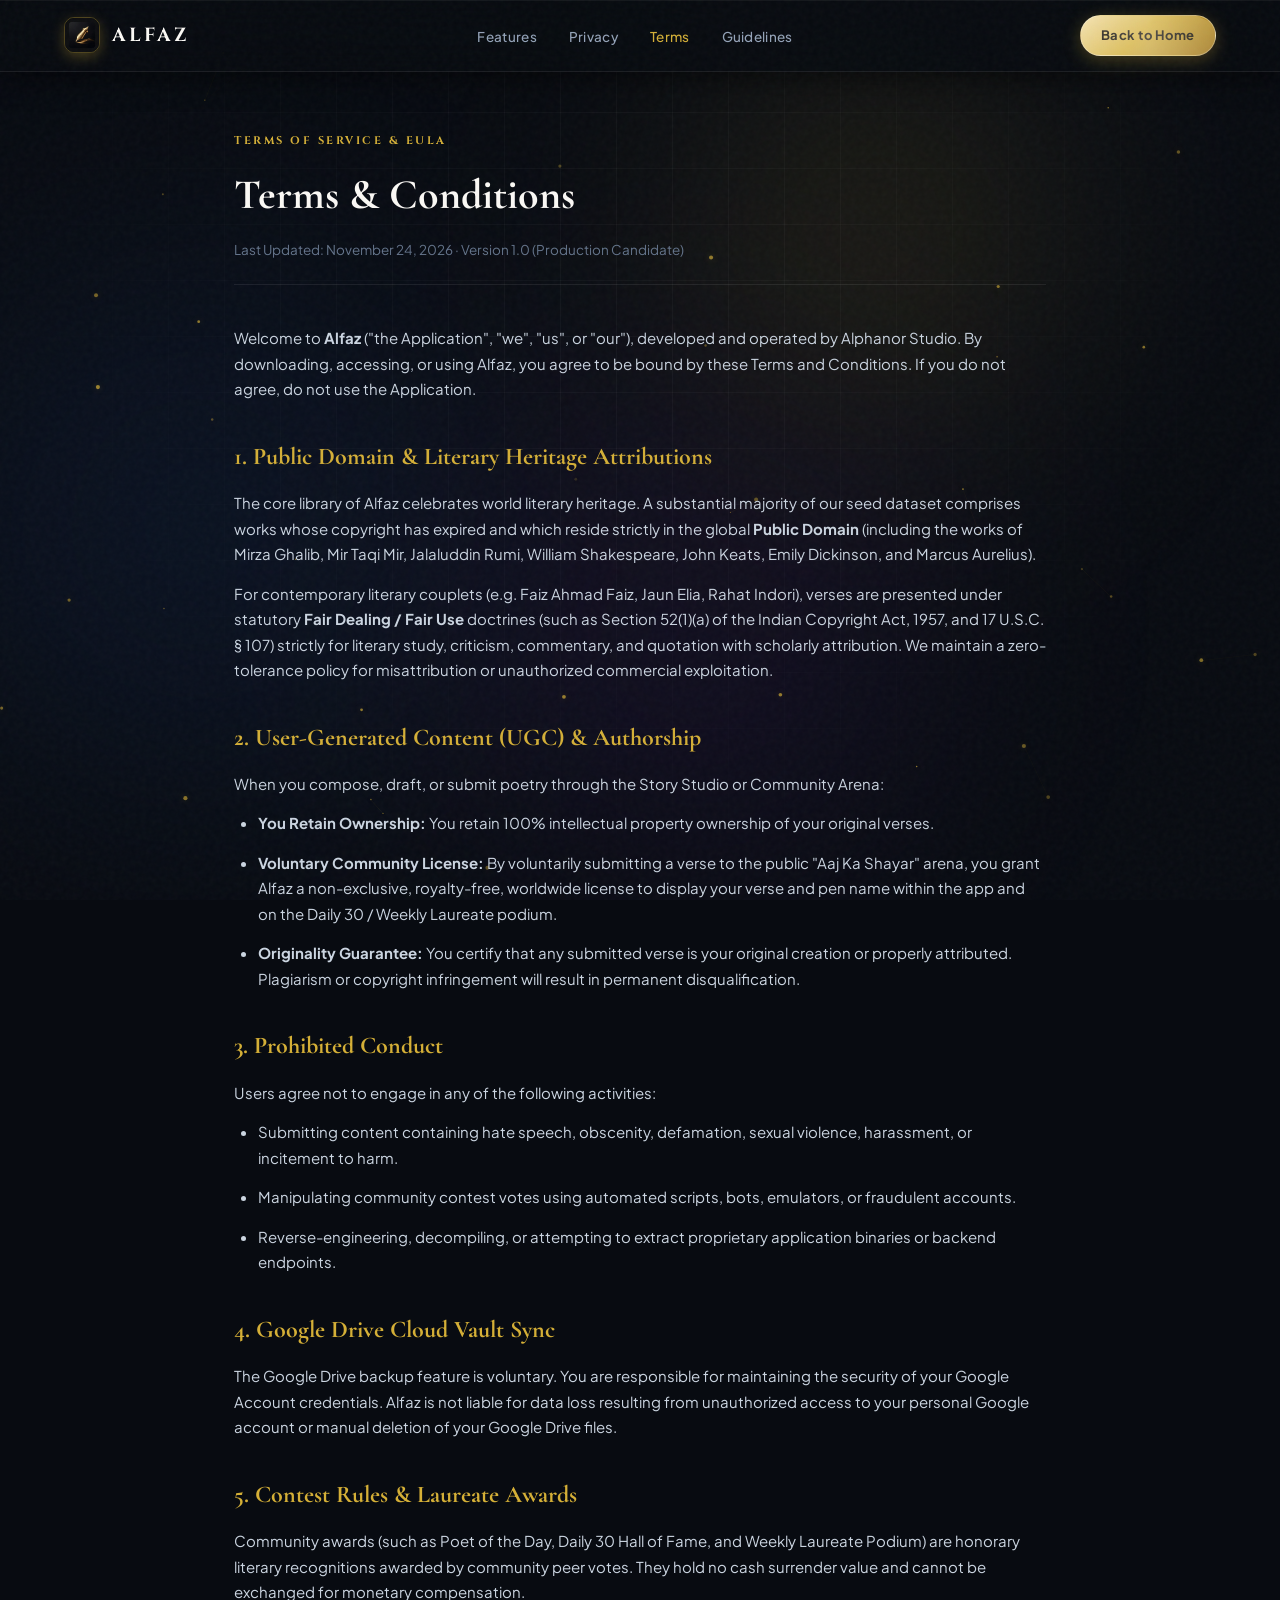
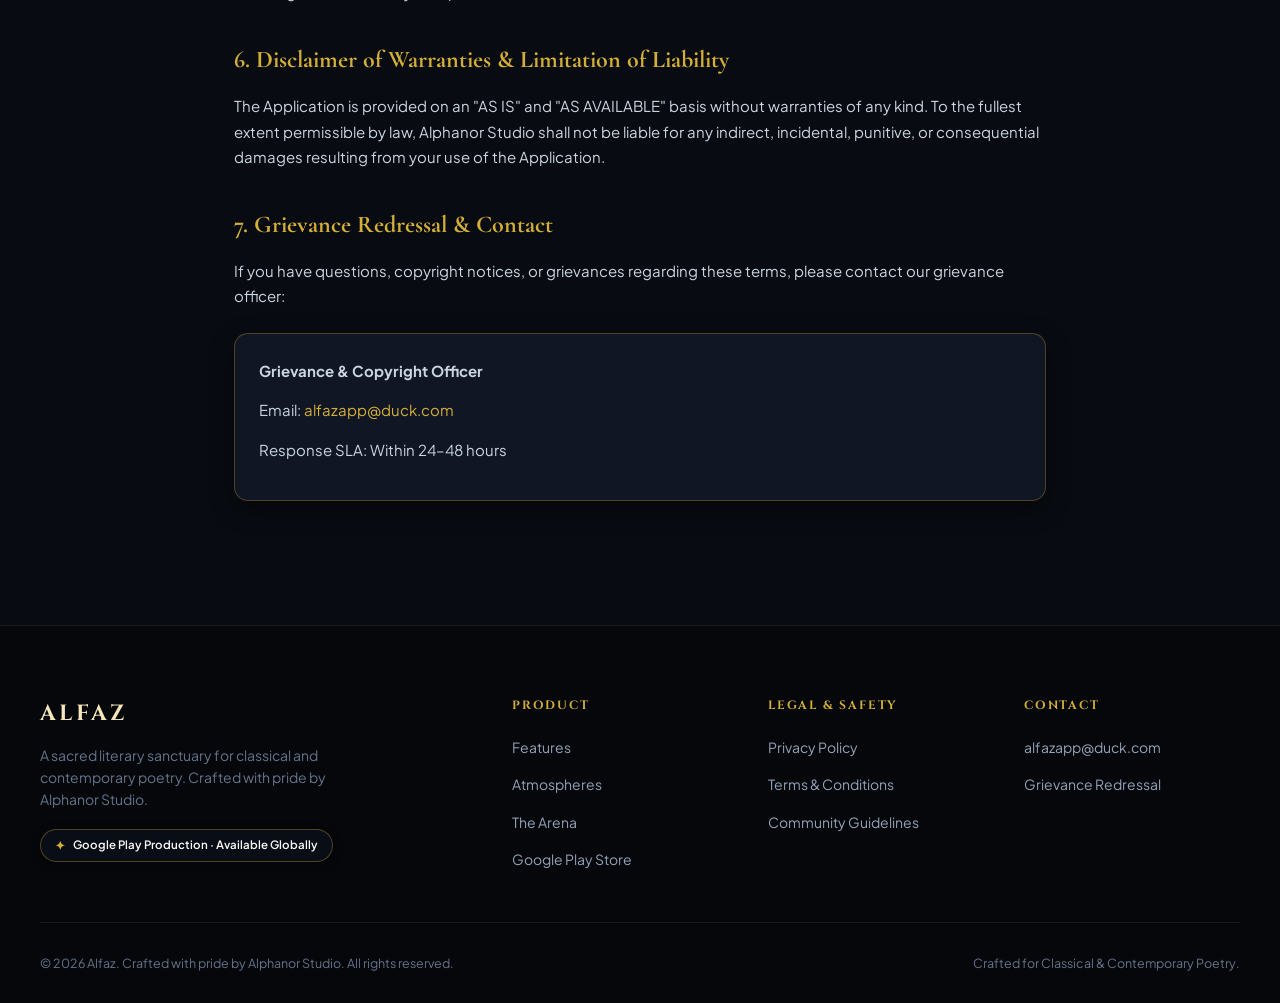
<file: terms/index.html>
<!DOCTYPE html>
<html lang="en">
<head>
  <meta charset="UTF-8">
  <meta name="viewport" content="width=device-width, initial-scale=1.0">
  <title>Terms and Conditions — Alfaz Poetry Sanctuary</title>
  <meta name="description" content="Terms and Conditions and End User License Agreement for Alfaz poetry app.">
  <link rel="icon" type="image/png" href="../assets/icon.png">
  <link rel="stylesheet" href="../styles.css">
</head>
<body>

  <!-- Modern Animated Mesh & Interactive Stardust Background -->
  <div class="ambient-mesh-canvas">
    <div class="mesh-orb orb-1"></div>
    <div class="mesh-orb orb-2"></div>
    <div class="mesh-orb orb-3"></div>
  </div>
  <canvas id="ambientCanvas" class="ambient-particles-canvas"></canvas>
  <div class="subtle-grid-pattern"></div>
  <div class="cursor-glow-spot" id="cursorGlow"></div>
  <div class="texture-grain-overlay"></div>

  <div class="content-wrapper">
    <!-- Navigation -->
    <nav class="navbar">
      <div class="nav-container">
        <a href="../" class="brand">
          <img src="../assets/icon.png" alt="Alfaz Quill" class="brand-icon">
          ALFAZ
        </a>
        <ul class="nav-links">
          <li><a href="../#features" class="nav-link">Features</a></li>
          <li><a href="../privacy/" class="nav-link">Privacy</a></li>
          <li><a href="./" class="nav-link" style="color: var(--gold-primary);">Terms</a></li>
          <li><a href="../guidelines/" class="nav-link">Guidelines</a></li>
        </ul>
        <div class="nav-actions">
          <a href="../" class="nav-cta">
            <span>Back to Home</span>
          </a>
          <button class="mobile-nav-toggle" id="mobileNavToggle" aria-label="Toggle navigation">
            <svg width="20" height="20" viewBox="0 0 24 24" fill="none" stroke="currentColor" stroke-width="2"><path d="M4 6h16M4 12h16M4 18h16"/></svg>
          </button>
        </div>
      </div>
    </nav>

    <!-- Mobile Drawer -->
    <div class="mobile-drawer" id="mobileDrawer">
      <a href="../#features" class="mobile-drawer-link">Features</a>
      <a href="../#arena" class="mobile-drawer-link">The Arena</a>
      <a href="../privacy/" class="mobile-drawer-link">Privacy Policy</a>
      <a href="./" class="mobile-drawer-link" style="color: var(--gold-primary);">Terms & Conditions</a>
      <a href="../guidelines/" class="mobile-drawer-link">Community Guidelines</a>
      <a href="https://play.google.com/store/apps/details?id=com.alfaz.app" class="btn-primary" target="_blank" rel="noopener" style="margin-top: 8px; justify-content: center;">
        <svg width="18" height="18" viewBox="0 0 24 24" fill="currentColor"><path d="M3.609 1.814L13.792 12 3.61 22.186a2.38 2.38 0 01-.61-1.613V3.427c0-.624.23-1.204.609-1.613zm11.603 11.603l2.585 2.586-12.032 6.946 9.447-9.532zm2.585-2.834l-2.585 2.585-9.447-9.532 12.032 6.947zm1.19 1.189l3.528 2.037a1.69 1.69 0 010 2.934l-3.528 2.037-2.88-2.504 2.88-2.504z"/></svg>
        <span>Download on Google Play</span>
      </a>
    </div>

    <!-- Legal Content -->
    <main class="legal-container">
      <div class="legal-header">
        <span class="section-tag">Terms of Service & EULA</span>
        <h1>Terms & Conditions</h1>
        <p class="legal-date">Last Updated: November 24, 2026 · Version 1.0 (Production Candidate)</p>
      </div>

      <article class="legal-content">
        <p>
          Welcome to <strong>Alfaz</strong> ("the Application", "we", "us", or "our"), developed and operated by Alphanor Studio. By downloading, accessing, or using Alfaz, you agree to be bound by these Terms and Conditions. If you do not agree, do not use the Application.
        </p>

        <h2>1. Public Domain & Literary Heritage Attributions</h2>
        <p>
          The core library of Alfaz celebrates world literary heritage. A substantial majority of our seed dataset comprises works whose copyright has expired and which reside strictly in the global <strong>Public Domain</strong> (including the works of Mirza Ghalib, Mir Taqi Mir, Jalaluddin Rumi, William Shakespeare, John Keats, Emily Dickinson, and Marcus Aurelius).
        </p>
        <p>
          For contemporary literary couplets (e.g. Faiz Ahmad Faiz, Jaun Elia, Rahat Indori), verses are presented under statutory <strong>Fair Dealing / Fair Use</strong> doctrines (such as Section 52(1)(a) of the Indian Copyright Act, 1957, and 17 U.S.C. § 107) strictly for literary study, criticism, commentary, and quotation with scholarly attribution. We maintain a zero-tolerance policy for misattribution or unauthorized commercial exploitation.
        </p>

        <h2>2. User-Generated Content (UGC) & Authorship</h2>
        <p>
          When you compose, draft, or submit poetry through the Story Studio or Community Arena:
        </p>
        <ul>
          <li><strong>You Retain Ownership:</strong> You retain 100% intellectual property ownership of your original verses.</li>
          <li><strong>Voluntary Community License:</strong> By voluntarily submitting a verse to the public "Aaj Ka Shayar" arena, you grant Alfaz a non-exclusive, royalty-free, worldwide license to display your verse and pen name within the app and on the Daily 30 / Weekly Laureate podium.</li>
          <li><strong>Originality Guarantee:</strong> You certify that any submitted verse is your original creation or properly attributed. Plagiarism or copyright infringement will result in permanent disqualification.</li>
        </ul>

        <h2>3. Prohibited Conduct</h2>
        <p>
          Users agree not to engage in any of the following activities:
        </p>
        <ul>
          <li>Submitting content containing hate speech, obscenity, defamation, sexual violence, harassment, or incitement to harm.</li>
          <li>Manipulating community contest votes using automated scripts, bots, emulators, or fraudulent accounts.</li>
          <li>Reverse-engineering, decompiling, or attempting to extract proprietary application binaries or backend endpoints.</li>
        </ul>

        <h2>4. Google Drive Cloud Vault Sync</h2>
        <p>
          The Google Drive backup feature is voluntary. You are responsible for maintaining the security of your Google Account credentials. Alfaz is not liable for data loss resulting from unauthorized access to your personal Google account or manual deletion of your Google Drive files.
        </p>

        <h2>5. Contest Rules & Laureate Awards</h2>
        <p>
          Community awards (such as Poet of the Day, Daily 30 Hall of Fame, and Weekly Laureate Podium) are honorary literary recognitions awarded by community peer votes. They hold no cash surrender value and cannot be exchanged for monetary compensation.
        </p>

        <h2>6. Disclaimer of Warranties & Limitation of Liability</h2>
        <p>
          The Application is provided on an "AS IS" and "AS AVAILABLE" basis without warranties of any kind. To the fullest extent permissible by law, Alphanor Studio shall not be liable for any indirect, incidental, punitive, or consequential damages resulting from your use of the Application.
        </p>

        <h2>7. Grievance Redressal & Contact</h2>
        <p>
          If you have questions, copyright notices, or grievances regarding these terms, please contact our grievance officer:
        </p>
        <div class="legal-card">
          <p><strong>Grievance & Copyright Officer</strong></p>
          <p>Email: <a href="mailto:alfazapp@duck.com" style="color: var(--gold-primary);">alfazapp@duck.com</a></p>
          <p>Response SLA: Within 24–48 hours</p>
        </div>
      </article>
    </main>

    <!-- Footer -->
    <footer class="footer">
      <div class="footer-container">
        <div class="footer-brand">
          <h3>ALFAZ</h3>
          <p>A sacred literary sanctuary for classical and contemporary poetry. Crafted with pride by Alphanor Studio.</p>
          <div class="status-badge">
            <span class="status-sparkle">✦</span>
            <span>Google Play Production · Available Globally</span>
          </div>
        </div>
        <div class="footer-col">
          <h5>Product</h5>
          <ul class="footer-links">
            <li><a href="../#features">Features</a></li>
            <li><a href="../#atmospheres">Atmospheres</a></li>
            <li><a href="../#arena">The Arena</a></li>
            <li><a href="https://play.google.com/store/apps/details?id=com.alfaz.app" target="_blank" rel="noopener">Google Play Store</a></li>
          </ul>
        </div>
        <div class="footer-col">
          <h5>Legal & Safety</h5>
          <ul class="footer-links">
            <li><a href="../privacy/">Privacy Policy</a></li>
            <li><a href="./">Terms & Conditions</a></li>
            <li><a href="../guidelines/">Community Guidelines</a></li>
          </ul>
        </div>
        <div class="footer-col">
          <h5>Contact</h5>
          <ul class="footer-links">
            <li><a href="mailto:alfazapp@duck.com">alfazapp@duck.com</a></li>
            <li><a href="../guidelines/">Grievance Redressal</a></li>
          </ul>
        </div>
      </div>
      <div class="footer-bottom">
        <span>&copy; 2026 Alfaz. Crafted with pride by Alphanor Studio. All rights reserved.</span>
        <span>Crafted for Classical & Contemporary Poetry.</span>
      </div>
    </footer>
  </div>

  <script src="../script.js"></script>
</body>
</html>
</file>
<file: styles.css>
/* ==========================================================================
   ALFAZ — World-Class Literary Sanctuary Stylesheet
   Craftsman-Grade Luxury • Bespoke Obsidian Ceramics • Zero AI Slop
   Fully Responsive (Mobile, Tablet, Desktop)
   ========================================================================== */

@import url('https://fonts.googleapis.com/css2?family=Cinzel:wght@500;600;700;800&family=Cormorant+Garamond:ital,wght@0,400;0,600;0,700;1,400;1,600&family=Plus+Jakarta+Sans:wght@300;400;500;600;700&display=swap');

:root {
  --bg-obsidian: #080B11;
  --bg-surface: #0E131E;
  --bg-card: #111624;
  --bg-card-hover: #161D2E;
  --border-subtle: rgba(255, 255, 255, 0.08);
  --border-card: rgba(255, 255, 255, 0.09);
  --border-gold: rgba(212, 175, 55, 0.30);
  --border-gold-bright: rgba(212, 175, 55, 0.65);
  --gold-primary: #D4AF37;
  --gold-light: #F6E6BA;
  --gold-metallic: linear-gradient(135deg, #F3E0A9 0%, #D4AF37 45%, #9E741A 100%);
  --gold-glow: rgba(212, 175, 55, 0.14);
  --text-radiant: #FBF9F5;
  --text-secondary: #CBD5E1;
  --text-muted: #94A3B8;
  --text-dim: #64748B;
  --font-serif: 'Cormorant Garamond', Georgia, serif;
  --font-display: 'Cinzel', serif;
  --font-sans: 'Plus Jakarta Sans', -apple-system, BlinkMacSystemFont, sans-serif;
  --radius-sm: 8px;
  --radius-md: 14px;
  --radius-lg: 22px;
  --radius-xl: 32px;
  --radius-full: 9999px;
  --transition: all 0.28s cubic-bezier(0.16, 1, 0.3, 1);
}

*, *::before, *::after {
  box-sizing: border-box;
  margin: 0;
  padding: 0;
}

html {
  scroll-behavior: smooth;
  color-scheme: dark;
}

body {
  background-color: var(--bg-obsidian);
  color: var(--text-radiant);
  font-family: var(--font-sans);
  font-size: 16px;
  line-height: 1.6;
  overflow-x: hidden;
  -webkit-font-smoothing: antialiased;
  position: relative;
}

/* Subtle Retinal Micro-Grain Overlay */
.texture-grain-overlay {
  position: fixed;
  top: 0;
  left: 0;
  width: 100vw;
  height: 100vh;
  pointer-events: none;
  z-index: 999;
  opacity: 0.035;
  background-image: url("data:image/svg+xml,%3Csvg viewBox='0 0 200 200' xmlns='http://www.w3.org/2000/svg'%3E%3Cfilter id='noiseFilter'%3E%3CfeTurbulence type='fractalNoise' baseFrequency='0.85' numOctaves='3' stitchTiles='stitch'/%3E%3C/filter%3E%3Crect width='100%25' height='100%25' filter='url(%23noiseFilter)'/%3E%3C/svg%3E");
}

/* ==========================================================================
   Modern Dynamic Background (Aurora Meshes + Particles + Grid + Cursor Glow)
   ========================================================================== */
.ambient-mesh-canvas {
  position: fixed;
  top: 0;
  left: 0;
  width: 100vw;
  height: 100vh;
  pointer-events: none;
  z-index: 0;
  overflow: hidden;
}

.mesh-orb {
  position: absolute;
  border-radius: 50%;
  filter: blur(90px);
  opacity: 0.45;
  mix-blend-mode: screen;
  will-change: transform;
}

.orb-1 {
  width: 680px;
  height: 680px;
  top: -12%;
  right: 5%;
  background: radial-gradient(circle, rgba(212, 175, 55, 0.28) 0%, rgba(212, 175, 55, 0.05) 50%, transparent 70%);
  animation: orbDrift1 22s ease-in-out infinite alternate;
}

.orb-2 {
  width: 780px;
  height: 780px;
  top: 15%;
  left: -15%;
  background: radial-gradient(circle, rgba(37, 99, 235, 0.22) 0%, rgba(59, 130, 246, 0.05) 55%, transparent 70%);
  animation: orbDrift2 26s ease-in-out infinite alternate;
}

.orb-3 {
  width: 720px;
  height: 720px;
  bottom: -10%;
  right: 18%;
  background: radial-gradient(circle, rgba(147, 51, 234, 0.20) 0%, rgba(168, 85, 247, 0.04) 55%, transparent 70%);
  animation: orbDrift3 28s ease-in-out infinite alternate;
}

@keyframes orbDrift1 {
  0% { transform: translate3d(0, 0, 0) scale(1); }
  50% { transform: translate3d(-70px, 90px, 0) scale(1.14); }
  100% { transform: translate3d(60px, -50px, 0) scale(0.94); }
}

@keyframes orbDrift2 {
  0% { transform: translate3d(0, 0, 0) scale(1); }
  50% { transform: translate3d(90px, -70px, 0) scale(1.16); }
  100% { transform: translate3d(-50px, 60px, 0) scale(0.92); }
}

@keyframes orbDrift3 {
  0% { transform: translate3d(0, 0, 0) scale(1); }
  50% { transform: translate3d(-80px, -80px, 0) scale(1.18); }
  100% { transform: translate3d(70px, 50px, 0) scale(0.90); }
}

.ambient-particles-canvas {
  position: fixed;
  top: 0;
  left: 0;
  width: 100vw;
  height: 100vh;
  pointer-events: none;
  z-index: 1;
}

.subtle-grid-pattern {
  position: fixed;
  top: 0;
  left: 0;
  width: 100vw;
  height: 100vh;
  pointer-events: none;
  z-index: 1;
  background-image: 
    linear-gradient(to right, rgba(255, 255, 255, 0.03) 1px, transparent 1px),
    linear-gradient(to bottom, rgba(255, 255, 255, 0.03) 1px, transparent 1px);
  background-size: 56px 56px;
  mask-image: radial-gradient(ellipse at 50% 30%, black 15%, transparent 75%);
  -webkit-mask-image: radial-gradient(ellipse at 50% 30%, black 15%, transparent 75%);
}

.cursor-glow-spot {
  position: fixed;
  width: 480px;
  height: 480px;
  border-radius: 50%;
  pointer-events: none;
  z-index: 2;
  background: radial-gradient(circle, rgba(212, 175, 55, 0.09) 0%, transparent 65%);
  transform: translate(-50%, -50%);
  transition: opacity 0.4s ease;
  opacity: 0;
}

.content-wrapper {
  position: relative;
  z-index: 1;
}

a {
  color: inherit;
  text-decoration: none;
}

/* ==========================================================================
   Navigation (Desktop + Responsive Mobile Menu)
   ========================================================================== */
.navbar {
  position: sticky;
  top: 0;
  z-index: 100;
  background: rgba(8, 11, 17, 0.82);
  backdrop-filter: blur(24px);
  -webkit-backdrop-filter: blur(24px);
  border-bottom: 1px solid rgba(255, 255, 255, 0.08);
  padding: 15px 0;
  box-shadow: 0 4px 30px rgba(0, 0, 0, 0.6), inset 0 1px 0 rgba(255, 255, 255, 0.05);
}

.nav-container {
  max-width: 1200px;
  margin: 0 auto;
  padding: 0 24px;
  display: flex;
  align-items: center;
  justify-content: space-between;
}

.brand {
  display: flex;
  align-items: center;
  gap: 12px;
  font-family: var(--font-display);
  font-size: 19px;
  font-weight: 700;
  letter-spacing: 3px;
  color: var(--text-radiant);
}

.brand-icon {
  width: 36px;
  height: 36px;
  border-radius: 10px;
  box-shadow: 0 4px 14px rgba(212, 175, 55, 0.3);
  border: 1px solid rgba(212, 175, 55, 0.35);
}

.nav-links {
  display: flex;
  align-items: center;
  gap: 32px;
  list-style: none;
}

.nav-link {
  font-size: 13.5px;
  font-weight: 500;
  letter-spacing: 0.3px;
  color: var(--text-muted);
  transition: var(--transition);
}

.nav-link:hover {
  color: var(--gold-light);
}

.nav-actions {
  display: flex;
  align-items: center;
  gap: 14px;
}

.nav-cta {
  display: inline-flex;
  align-items: center;
  gap: 8px;
  background: var(--gold-metallic);
  color: #120D03;
  font-weight: 700;
  font-size: 13px;
  letter-spacing: 0.5px;
  padding: 9px 20px;
  border-radius: var(--radius-full);
  transition: var(--transition);
  box-shadow: 0 4px 18px rgba(212, 175, 55, 0.3);
  border: 1px solid rgba(255, 255, 255, 0.4);
  position: relative;
  overflow: hidden;
}

.nav-cta:hover {
  transform: translateY(-2px);
  box-shadow: 0 6px 26px rgba(212, 175, 55, 0.48);
}

.btn-primary {
  display: inline-flex;
  align-items: center;
  gap: 10px;
  background: var(--gold-metallic);
  color: #120D03;
  font-size: 14.5px;
  font-weight: 700;
  padding: 14px 28px;
  border-radius: var(--radius-full);
  transition: var(--transition);
  box-shadow: 0 6px 28px rgba(212, 175, 55, 0.35);
  border: 1px solid rgba(255, 255, 255, 0.4);
  position: relative;
  overflow: hidden;
}

.btn-primary:hover {
  transform: translateY(-2px);
  box-shadow: 0 10px 36px rgba(212, 175, 55, 0.55);
}

.nav-cta::after, .btn-primary::after {
  content: '';
  position: absolute;
  top: -50%;
  left: -50%;
  width: 200%;
  height: 200%;
  background: linear-gradient(60deg, transparent, rgba(255, 255, 255, 0.28), transparent);
  transform: rotate(25deg);
  animation: btnSheen 6s ease-in-out infinite;
  pointer-events: none;
}

@keyframes btnSheen {
  0%, 75%, 100% { transform: translateX(-120%) rotate(25deg); }
  85% { transform: translateX(120%) rotate(25deg); }
}

/* Mobile Hamburger Toggle */
.mobile-nav-toggle {
  display: none;
  background: var(--bg-card);
  border: 1px solid var(--border-subtle);
  border-radius: var(--radius-sm);
  width: 40px;
  height: 40px;
  align-items: center;
  justify-content: center;
  cursor: pointer;
  color: var(--text-radiant);
  transition: var(--transition);
}

.mobile-nav-toggle:hover {
  border-color: var(--border-gold);
}

/* Mobile Drawer Menu */
.mobile-drawer {
  display: none;
  position: fixed;
  top: 68px;
  left: 0;
  width: 100%;
  background: rgba(10, 14, 22, 0.98);
  backdrop-filter: blur(24px);
  -webkit-backdrop-filter: blur(24px);
  border-bottom: 1px solid var(--border-gold);
  padding: 24px 24px 32px;
  z-index: 99;
  flex-direction: column;
  gap: 18px;
  box-shadow: 0 20px 40px rgba(0, 0, 0, 0.8);
}

.mobile-drawer.open {
  display: flex;
}

.mobile-drawer-link {
  font-size: 16px;
  font-weight: 600;
  color: var(--text-secondary);
  padding: 10px 0;
  border-bottom: 1px solid var(--border-subtle);
  display: flex;
  justify-content: space-between;
  align-items: center;
}

/* ==========================================================================
   Hero Section
   ========================================================================== */
.hero {
  max-width: 1200px;
  margin: 0 auto;
  padding: 70px 24px 60px;
  display: grid;
  grid-template-columns: 1.15fr 0.85fr;
  align-items: center;
  gap: 60px;
}

/* High-Precision Luxury Hero Badge (No AI Slop Green Dot) */
.hero-pill {
  display: inline-flex;
  align-items: center;
  gap: 10px;
  background: rgba(15, 20, 34, 0.75);
  border: 1px solid rgba(212, 175, 55, 0.40);
  padding: 8px 20px;
  border-radius: var(--radius-full);
  font-size: 11.5px;
  font-weight: 700;
  letter-spacing: 1.4px;
  color: #FBF9F5;
  margin-bottom: 24px;
  box-shadow: 
    0 4px 20px rgba(0, 0, 0, 0.5),
    0 0 25px rgba(212, 175, 55, 0.12),
    inset 0 1px 0 rgba(255, 255, 255, 0.12);
  backdrop-filter: blur(16px);
  -webkit-backdrop-filter: blur(16px);
  transition: var(--transition);
}

.hero-pill:hover {
  transform: translateY(-2px);
  border-color: var(--gold-primary);
  box-shadow: 
    0 8px 30px rgba(0, 0, 0, 0.6),
    0 0 35px rgba(212, 175, 55, 0.25);
}

.pill-sparkle {
  color: var(--gold-primary);
  font-size: 13px;
  display: inline-block;
  animation: sparkleTwinkle 3s ease-in-out infinite alternate;
}

@keyframes sparkleTwinkle {
  0% { transform: scale(0.9) rotate(0deg); opacity: 0.7; }
  100% { transform: scale(1.2) rotate(15deg); opacity: 1; }
}

.pill-title {
  font-weight: 700;
  color: #FFFDF8;
}

.pill-sep {
  color: rgba(212, 175, 55, 0.6);
}

.pill-sub {
  color: var(--gold-light);
  font-weight: 600;
}

.hero-title {
  font-family: var(--font-serif);
  font-size: clamp(38px, 5.5vw, 66px);
  line-height: 1.1;
  font-weight: 700;
  letter-spacing: -0.5px;
  margin-bottom: 22px;
}

.hero-title span {
  background: linear-gradient(135deg, #FFF1CA 0%, #E8C15A 35%, #C2952B 70%, #F5DE9B 100%);
  -webkit-background-clip: text;
  -webkit-text-fill-color: transparent;
  display: inline-block;
  filter: drop-shadow(0 0 30px rgba(212, 175, 55, 0.28));
}

.hero-subtitle {
  font-size: 17.5px;
  color: var(--text-secondary);
  max-width: 520px;
  line-height: 1.65;
  margin-bottom: 36px;
  font-weight: 300;
}

.hero-actions {
  display: flex;
  align-items: center;
  gap: 16px;
  flex-wrap: wrap;
}

.btn-secondary {
  display: inline-flex;
  align-items: center;
  gap: 8px;
  background: rgba(255, 255, 255, 0.04);
  color: var(--text-radiant);
  border: 1px solid var(--border-card);
  font-size: 14px;
  font-weight: 600;
  padding: 14px 24px;
  border-radius: var(--radius-full);
  transition: var(--transition);
  backdrop-filter: blur(12px);
}

.btn-secondary:hover {
  background: rgba(255, 255, 255, 0.08);
  border-color: rgba(255, 255, 255, 0.22);
}

.hero-metrics {
  display: flex;
  gap: 36px;
  margin-top: 44px;
  padding-top: 28px;
  border-top: 1px solid var(--border-subtle);
}

.metric-item h4 {
  font-family: var(--font-display);
  font-size: 26px;
  font-weight: 700;
  color: var(--gold-primary);
  margin-bottom: 2px;
}

.metric-item p {
  font-size: 11.5px;
  color: var(--text-dim);
  text-transform: uppercase;
  letter-spacing: 1.2px;
  font-weight: 600;
}

/* ==========================================================================
   Modern 3D Floating Phone Mockup & Satellite Cards
   ========================================================================== */
.phone-mockup-wrapper {
  position: relative;
  display: flex;
  justify-content: center;
  align-items: center;
  perspective: 1200px;
}

.phone-mockup-frame {
  width: 316px;
  height: 636px;
  background: #000;
  border-radius: 48px;
  border: 4px solid #1E2536;
  box-shadow: 
    0 30px 80px -15px rgba(0, 0, 0, 0.95),
    0 0 60px rgba(212, 175, 55, 0.15),
    inset 0 0 0 2px rgba(255, 255, 255, 0.08);
  overflow: hidden;
  position: relative;
  display: flex;
  flex-direction: column;
  animation: phoneFloat 7s ease-in-out infinite;
  transform-style: preserve-3d;
}

@keyframes phoneFloat {
  0%, 100% {
    transform: translateY(0px) rotate(-0.5deg);
  }
  50% {
    transform: translateY(-14px) rotate(0.8deg);
  }
}

.phone-glass-reflection {
  position: absolute;
  top: 0;
  left: -20%;
  width: 140%;
  height: 100%;
  background: linear-gradient(120deg, rgba(255, 255, 255, 0.09) 0%, rgba(255, 255, 255, 0.02) 28%, transparent 50%);
  pointer-events: none;
  z-index: 12;
}

.phone-island {
  position: absolute;
  top: 12px;
  left: 50%;
  transform: translateX(-50%);
  width: 86px;
  height: 20px;
  background: #000;
  border-radius: var(--radius-full);
  z-index: 10;
}

.mockup-screen {
  flex: 1;
  background: linear-gradient(180deg, #101522 0%, #080A10 100%);
  padding: 44px 18px 24px;
  display: flex;
  flex-direction: column;
  justify-content: space-between;
  transition: var(--transition);
  position: relative;
}

.mockup-screen.theme-velvet {
  background: linear-gradient(180deg, #1A0E2E 0%, #0D0618 100%);
}

.mockup-screen.theme-ivory {
  background: #F7F4EC;
  color: #1F1914;
}

.mockup-screen.theme-ivory .couplet-verse {
  color: #1F1914;
}

.mockup-screen.theme-ivory .couplet-author {
  color: #8C6D23;
}

.mockup-header {
  display: flex;
  justify-content: space-between;
  align-items: center;
  font-size: 11px;
  letter-spacing: 1.5px;
  text-transform: uppercase;
  color: var(--gold-light);
  font-weight: 700;
}

.mockup-couplet-card {
  text-align: center;
  margin: auto 0;
  padding: 22px 12px;
  background: rgba(14, 19, 30, 0.60);
  backdrop-filter: blur(10px);
  border-radius: var(--radius-md);
  border: 1px solid rgba(212, 175, 55, 0.20);
  box-shadow: 0 10px 30px rgba(0, 0, 0, 0.4);
}

.couplet-verse {
  font-family: var(--font-serif);
  font-size: 21px;
  line-height: 1.55;
  font-style: italic;
  color: #FFFDF8;
  margin-bottom: 14px;
  min-height: 98px;
  display: flex;
  flex-direction: column;
  justify-content: center;
}

.couplet-author {
  font-size: 12px;
  letter-spacing: 2px;
  text-transform: uppercase;
  color: var(--gold-light);
  font-weight: 600;
}

.mockup-audio-pill {
  display: flex;
  align-items: center;
  justify-content: space-between;
  background: #090C14;
  border: 1px solid rgba(255, 255, 255, 0.12);
  padding: 8px 14px;
  border-radius: var(--radius-full);
  font-size: 11.5px;
  box-shadow: 0 4px 12px rgba(0, 0, 0, 0.5);
}

.waveform {
  display: flex;
  align-items: center;
  gap: 3px;
}

.bar {
  width: 2.5px;
  height: 12px;
  background: var(--gold-primary);
  border-radius: 2px;
  animation: wave 1.2s ease-in-out infinite alternate;
}

.bar:nth-child(2) { animation-delay: 0.2s; height: 18px; }
.bar:nth-child(3) { animation-delay: 0.4s; height: 8px; }
.bar:nth-child(4) { animation-delay: 0.6s; height: 15px; }

@keyframes wave {
  0% { transform: scaleY(0.4); }
  100% { transform: scaleY(1); }
}

.interactive-hint {
  text-align: center;
  font-size: 12px;
  color: var(--text-dim);
  margin-top: 14px;
}

.mockup-controls {
  display: flex;
  justify-content: center;
  gap: 8px;
  margin-top: 12px;
}

.pill-btn {
  background: #0D121D;
  border: 1px solid var(--border-subtle);
  color: var(--text-muted);
  font-size: 11px;
  font-weight: 600;
  padding: 5px 12px;
  border-radius: var(--radius-full);
  cursor: pointer;
  transition: var(--transition);
}

.pill-btn.active, .pill-btn:hover {
  background: var(--gold-glow);
  border-color: var(--border-gold);
  color: var(--gold-light);
}

/* ==========================================================================
   Features Section with Solid Ceramic Cards
   ========================================================================== */
.section {
  max-width: 1200px;
  margin: 0 auto;
  padding: 90px 24px;
}

.section-tag {
  font-size: 11px;
  font-weight: 700;
  text-transform: uppercase;
  letter-spacing: 2.5px;
  color: var(--gold-primary);
  display: block;
  margin-bottom: 12px;
  font-family: var(--font-display);
}

.section-title {
  font-family: var(--font-serif);
  font-size: clamp(32px, 4vw, 48px);
  line-height: 1.15;
  margin-bottom: 16px;
  color: #FFFDF8;
}

.section-desc {
  font-size: 16.5px;
  color: var(--text-secondary);
  max-width: 620px;
  margin-bottom: 48px;
  line-height: 1.6;
}

.features-grid {
  display: grid;
  grid-template-columns: repeat(auto-fit, minmax(310px, 1fr));
  gap: 26px;
}

.feature-card {
  background: linear-gradient(145deg, #121825 0%, #0E131E 100%);
  border: 1px solid var(--border-card);
  border-radius: var(--radius-lg);
  padding: 36px 30px;
  transition: var(--transition);
  position: relative;
  overflow: hidden;
  box-shadow: 0 10px 30px rgba(0, 0, 0, 0.4);
}

.feature-card:hover {
  transform: translateY(-4px);
  border-color: var(--border-gold);
  box-shadow: 0 18px 40px rgba(0, 0, 0, 0.6);
}

.feature-icon {
  width: 50px;
  height: 50px;
  background: #090D15;
  border: 1px solid var(--border-gold);
  border-radius: var(--radius-md);
  display: flex;
  align-items: center;
  justify-content: center;
  font-size: 24px;
  margin-bottom: 22px;
  box-shadow: 0 4px 12px rgba(0, 0, 0, 0.4);
}

.feature-card h3 {
  font-family: var(--font-serif);
  font-size: 22px;
  margin-bottom: 12px;
  color: #FFFDF8;
}

.feature-card p {
  color: var(--text-muted);
  font-size: 14.5px;
  line-height: 1.65;
}

/* ==========================================================================
   Atmospheres Strip
   ========================================================================== */
.themes-strip {
  display: grid;
  grid-template-columns: repeat(auto-fit, minmax(200px, 1fr));
  gap: 18px;
  margin-top: 36px;
}

.theme-card {
  border-radius: var(--radius-md);
  padding: 24px 18px;
  border: 1px solid var(--border-subtle);
  text-align: center;
  transition: var(--transition);
  box-shadow: 0 8px 24px rgba(0, 0, 0, 0.4);
}

.theme-card:hover {
  transform: translateY(-4px);
}

.theme-card.t-royal { background: #121722; border-color: rgba(212, 175, 55, 0.35); }
.theme-card.t-velvet { background: #1B0F2A; border-color: rgba(192, 132, 252, 0.35); }
.theme-card.t-notebook { background: #141A1E; border-color: rgba(56, 189, 248, 0.35); }
.theme-card.t-ivory { background: #F7F4EC; color: #1F1914; }
.theme-card.t-ivory h4, .theme-card.t-ivory p { color: #1F1914; }
.theme-card.t-vellum { background: #261F17; border-color: rgba(234, 179, 8, 0.35); }

.theme-card h4 {
  font-family: var(--font-serif);
  font-size: 19px;
  margin-bottom: 6px;
}

.theme-card p {
  font-size: 12px;
  color: var(--text-muted);
}

/* ==========================================================================
   CLEAN LUXURY ARENA CARD (Zero Pattern Mess • Anti-AI Slop)
   ========================================================================== */
.arena-banner-card {
  background: 
    radial-gradient(circle at 85% 50%, rgba(212, 175, 55, 0.08), transparent 60%),
    linear-gradient(145deg, #101522 0%, #090C14 100%);
  border: 1px solid var(--border-gold);
  border-radius: var(--radius-xl);
  padding: 56px 48px;
  display: grid;
  grid-template-columns: 1.15fr 0.85fr;
  align-items: center;
  gap: 48px;
  box-shadow: 
    0 25px 70px rgba(0, 0, 0, 0.7),
    inset 0 1px 0 rgba(255, 255, 255, 0.08);
  position: relative;
  overflow: hidden;
}

.arena-banner-card::before {
  content: '';
  position: absolute;
  top: 0;
  left: 0;
  right: 0;
  height: 2px;
  background: linear-gradient(90deg, transparent, var(--gold-primary), transparent);
}

.arena-portal-img {
  width: 100%;
  max-width: 420px;
  border-radius: var(--radius-lg);
  box-shadow: 0 20px 50px rgba(0, 0, 0, 0.85);
  border: 1px solid rgba(212, 175, 55, 0.35);
  display: block;
}

.arena-badge-list {
  display: flex;
  flex-direction: column;
  gap: 16px;
  margin: 26px 0 34px;
}

.arena-badge-item {
  display: flex;
  align-items: flex-start;
  gap: 14px;
  font-size: 14.5px;
  color: var(--text-secondary);
  line-height: 1.5;
}

/* High-Precision Solid Indicator Dot (Anti-AI Ghost Pill) */
.check-circle {
  width: 20px;
  height: 20px;
  border-radius: 6px;
  background: #090D16;
  color: var(--gold-primary);
  display: flex;
  align-items: center;
  justify-content: center;
  font-size: 11px;
  font-weight: 700;
  flex-shrink: 0;
  margin-top: 2px;
  border: 1px solid rgba(212, 175, 55, 0.4);
  box-shadow: 0 2px 6px rgba(0, 0, 0, 0.4);
}

/* ==========================================================================
   Professional Conversion Endpoint
   ========================================================================== */
.conversion-endpoint {
  max-width: 1200px;
  margin: 30px auto 90px;
  padding: 0 24px;
}

.endpoint-card {
  background: 
    radial-gradient(circle at 15% 50%, rgba(212, 175, 55, 0.07), transparent 60%),
    linear-gradient(145deg, #111624 0%, #090C13 100%);
  border: 1px solid var(--border-gold);
  border-radius: var(--radius-xl);
  padding: 56px 48px;
  display: grid;
  grid-template-columns: 1.2fr 0.8fr;
  align-items: center;
  gap: 40px;
  box-shadow: 
    0 30px 80px rgba(0, 0, 0, 0.8),
    inset 0 1px 0 rgba(255, 255, 255, 0.08);
  position: relative;
  overflow: hidden;
}

.endpoint-card::before {
  content: '';
  position: absolute;
  top: 0;
  left: 0;
  width: 100%;
  height: 2px;
  background: linear-gradient(90deg, transparent, var(--gold-primary), transparent);
}

.endpoint-info h2 {
  font-family: var(--font-serif);
  font-size: clamp(30px, 3.8vw, 44px);
  margin-bottom: 16px;
  line-height: 1.15;
}

.endpoint-info p {
  color: var(--text-secondary);
  font-size: 16px;
  line-height: 1.6;
  margin-bottom: 28px;
  max-width: 520px;
}

.security-seals-grid {
  display: grid;
  grid-template-columns: 1fr 1fr;
  gap: 12px;
  margin-top: 26px;
}

.seal-item {
  display: flex;
  align-items: center;
  gap: 8px;
  font-size: 12px;
  color: var(--text-muted);
}

.seal-dot {
  width: 5px;
  height: 5px;
  border-radius: 50%;
  background: var(--gold-primary);
  flex-shrink: 0;
}

.endpoint-action-box {
  background: #090C14;
  border: 1px solid var(--border-card);
  border-radius: var(--radius-lg);
  padding: 30px;
  text-align: center;
  box-shadow: 0 10px 30px rgba(0, 0, 0, 0.6);
}

.endpoint-action-box h4 {
  font-family: var(--font-display);
  font-size: 14.5px;
  letter-spacing: 1.8px;
  color: var(--gold-light);
  margin-bottom: 6px;
}

.endpoint-action-box p {
  font-size: 12.5px;
  color: var(--text-dim);
  margin-bottom: 22px;
}

.endpoint-cta-btn {
  display: flex;
  align-items: center;
  justify-content: center;
  gap: 12px;
  background: var(--gold-metallic);
  color: #120D03;
  font-weight: 700;
  font-size: 14.5px;
  padding: 16px 24px;
  border-radius: var(--radius-md);
  transition: var(--transition);
  box-shadow: 0 8px 24px rgba(212, 175, 55, 0.35);
  border: 1px solid rgba(255, 255, 255, 0.4);
}

.endpoint-cta-btn:hover {
  transform: translateY(-2px);
  box-shadow: 0 12px 32px rgba(212, 175, 55, 0.5);
}

/* ==========================================================================
   Production Footer
   ========================================================================== */
.footer {
  background: #05070B;
  border-top: 1px solid var(--border-subtle);
  padding: 70px 24px 30px;
}

.footer-container {
  max-width: 1200px;
  margin: 0 auto;
  display: grid;
  grid-template-columns: 2fr 1fr 1fr 1fr;
  gap: 40px;
  margin-bottom: 50px;
}

.footer-brand h3 {
  font-family: var(--font-display);
  font-size: 22px;
  letter-spacing: 3px;
  margin-bottom: 12px;
  color: var(--gold-light);
}

.footer-brand p {
  color: var(--text-dim);
  font-size: 14px;
  max-width: 320px;
  line-height: 1.6;
}

.status-badge {
  display: inline-flex;
  align-items: center;
  gap: 8px;
  background: #090D15;
  border: 1px solid rgba(212, 175, 55, 0.35);
  padding: 6px 14px;
  border-radius: var(--radius-full);
  font-size: 11.5px;
  font-weight: 600;
  color: #FBF9F5;
  margin-top: 18px;
  box-shadow: 0 2px 8px rgba(0, 0, 0, 0.5);
}

.status-sparkle {
  color: var(--gold-primary);
  font-size: 12px;
  display: inline-block;
  animation: sparkleTwinkle 3s ease-in-out infinite alternate;
}

.footer-col h5 {
  font-family: var(--font-display);
  font-size: 12px;
  text-transform: uppercase;
  letter-spacing: 1.8px;
  color: var(--gold-primary);
  margin-bottom: 18px;
}

.footer-links {
  list-style: none;
  display: flex;
  flex-direction: column;
  gap: 12px;
}

.footer-links a {
  font-size: 14px;
  color: var(--text-muted);
  transition: var(--transition);
}

.footer-links a:hover {
  color: var(--text-radiant);
}

.footer-bottom {
  max-width: 1200px;
  margin: 0 auto;
  padding-top: 30px;
  border-top: 1px solid var(--border-subtle);
  display: flex;
  justify-content: space-between;
  align-items: center;
  font-size: 12.5px;
  color: var(--text-dim);
  flex-wrap: wrap;
  gap: 16px;
}

/* ==========================================================================
   Privacy & Legal Layout
   ========================================================================== */
.legal-container {
  max-width: 860px;
  margin: 0 auto;
  padding: 60px 24px 100px;
}

.legal-header {
  margin-bottom: 40px;
  padding-bottom: 24px;
  border-bottom: 1px solid var(--border-subtle);
}

.legal-header h1 {
  font-family: var(--font-serif);
  font-size: 42px;
  margin-bottom: 10px;
}

.legal-date {
  font-size: 13.5px;
  color: var(--text-dim);
}

.legal-content h2 {
  font-family: var(--font-serif);
  font-size: 24px;
  margin: 36px 0 14px;
  color: var(--gold-primary);
}

.legal-content p, .legal-content li {
  font-size: 15px;
  color: var(--text-secondary);
  line-height: 1.7;
  margin-bottom: 14px;
}

.legal-content ul {
  padding-left: 24px;
  margin-bottom: 20px;
}

.legal-card {
  background: var(--bg-card);
  border: 1px solid var(--border-gold);
  border-radius: var(--radius-md);
  padding: 24px;
  margin: 24px 0;
  box-shadow: 0 8px 24px rgba(0, 0, 0, 0.4);
}

/* ==========================================================================
   Responsive Breakpoints (Mobile, Foldables, Tablets, Desktops)
   ========================================================================== */

/* Tablet & Smaller Laptops */
@media (max-width: 960px) {
  .hero {
    grid-template-columns: 1fr;
    text-align: center;
    gap: 44px;
    padding: 50px 24px 40px;
  }
  .hero-subtitle {
    margin: 0 auto 32px;
  }
  .hero-actions {
    justify-content: center;
  }
  .hero-metrics {
    justify-content: center;
    gap: 28px;
  }
  .arena-banner-card {
    grid-template-columns: 1fr;
    text-align: center;
    padding: 44px 32px;
  }
  .arena-portal-img {
    margin: 0 auto;
    max-width: 360px;
  }
  .arena-badge-item {
    text-align: left;
  }
  .endpoint-card {
    grid-template-columns: 1fr;
    text-align: center;
    padding: 44px 32px;
  }
  .endpoint-info p {
    margin: 0 auto 28px;
  }
  .security-seals-grid {
    text-align: left;
  }
  .footer-container {
    grid-template-columns: 1fr 1fr;
    gap: 32px;
  }
}

/* Medium Tablets & Mobile Navigation */
@media (max-width: 860px) {
  .nav-links {
    display: none;
  }
  .nav-cta {
    display: none; /* Clean luxury mobile header: hide cramped button; prominent CTA is in the mobile drawer & hero */
  }
  .mobile-nav-toggle {
    display: flex;
  }
}

/* Mobile Screens (iPhones, Pixel, Galaxy) */
@media (max-width: 600px) {
  .navbar {
    padding: 12px 0;
  }
  .nav-container {
    padding: 0 18px;
  }
  .brand {
    font-size: 17px;
    gap: 10px;
    letter-spacing: 2.2px;
  }
  .brand-icon {
    width: 32px;
    height: 32px;
    border-radius: 8px;
  }
  .mobile-drawer {
    top: 57px;
    padding: 20px 20px 28px;
  }
  .hero {
    padding: 36px 18px 30px;
    gap: 36px;
  }
  .hero-title {
    font-size: 34px;
  }
  .hero-subtitle {
    font-size: 15.5px;
  }
  .hero-actions {
    flex-direction: column;
    width: 100%;
  }
  .btn-primary, .btn-secondary {
    width: 100%;
    justify-content: center;
  }
  .hero-metrics {
    gap: 18px;
  }
  .metric-item h4 {
    font-size: 22px;
  }
  .metric-item p {
    font-size: 10.5px;
  }
  .phone-mockup-frame {
    width: min(290px, 86vw);
    height: 560px;
  }
  .features-grid {
    grid-template-columns: 1fr;
  }
  .feature-card {
    padding: 28px 22px;
  }
  .arena-banner-card {
    padding: 32px 20px;
  }
  .arena-portal-img {
    max-width: 100%;
  }
  .endpoint-card {
    padding: 32px 20px;
  }
  .security-seals-grid {
    grid-template-columns: 1fr;
    gap: 10px;
  }
  .footer-container {
    grid-template-columns: 1fr;
    gap: 28px;
  }
  .footer-bottom {
    flex-direction: column;
    text-align: center;
  }
}
</file>
